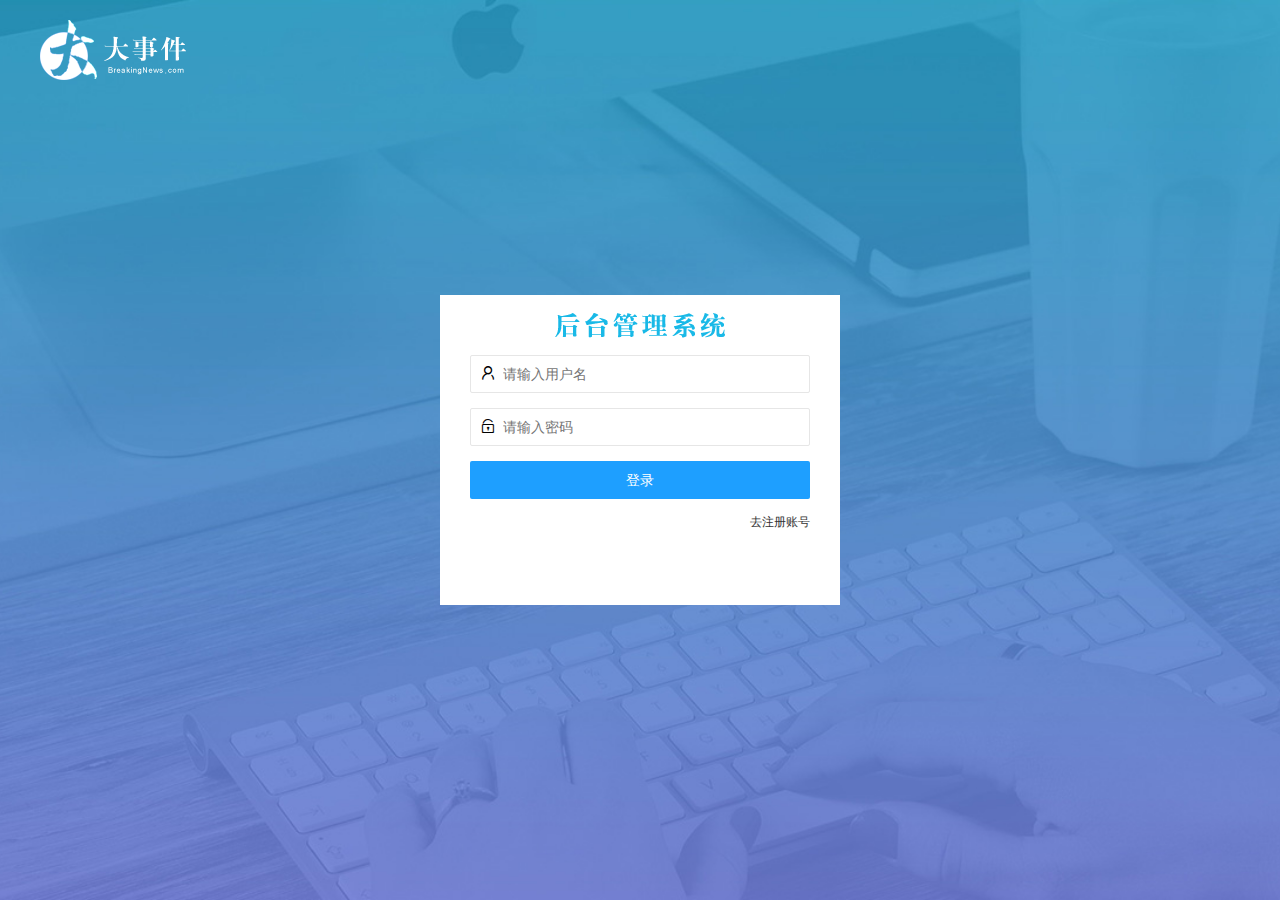
<file: login.html>
<!DOCTYPE html>
<html lang="en">

<head>
    <meta charset="UTF-8">
    <meta name="viewport" content="width=device-width, initial-scale=1.0">
    <title>大事件项目第一天02遍</title>
    <link rel="stylesheet" href="/assets/lib/layui/css/layui.css">
    <link rel="stylesheet" href="/assets/css/login.css">
</head>

<body>
    <div class="header">
        <img src="/assets/images/logo.png" alt="">
    </div>
    <div class="loginAndRegBox">
        <!-- 顶部标题 -->
        <div class="title-box"></div>
        <div class="login-box">
            <form class="layui-form" id="form-login">
                <div class="layui-form-item">
                    <i class="layui-icon layui-icon-username"></i>
                    <input type="text" name="username" required lay-verify="required" placeholder="请输入用户名" autocomplete="off" class="layui-input">
                </div>
                <div class="layui-form-item">
                    <i class="layui-icon layui-icon-password"></i>
                    <input type="password" name="password" required lay-verify="required|pwd" placeholder="请输入密码" autocomplete="off" class="layui-input">
                </div>
                <div class="layui-form-item">
                    <button class="layui-btn layui-btn-fluid layui-btn-normal" lay-submit>登录</button>
                </div>
                <div class="layui-form-item links">
                    <a href="javasscript:;" id="link_reg">去注册账号</a>
                </div>
            </form>
        </div>
        <div class="reg-box" style="display: none">
            <form class="layui-form" id="form-reg">
                <div class="layui-form-item">
                    <i class="layui-icon layui-icon-username"></i>
                    <input type="text" name="username" required lay-verify="required" placeholder="请输入用户名" autocomplete="off" class="layui-input">
                </div>
                <div class="layui-form-item">
                    <i class="layui-icon layui-icon-password"></i>
                    <input type="password" name="password" required lay-verify="required|pwd" placeholder="请输入密码" autocomplete="off" class="layui-input">
                </div>
                <div class="layui-form-item">
                    <i class="layui-icon layui-icon-password"></i>
                    <input type="password" name="repassword" required lay-verify="required|pwd|repwd" placeholder="请再次确认密码" autocomplete="off" class="layui-input">
                </div>
                <div class="layui-form-item">
                    <button class="layui-btn layui-btn-fluid layui-btn-normal" lay-submit>注册</button>
                </div>
                <div class="layui-form-item links">
                    <a href="javasscript:;" id="link_login">去登陆</a>
                </div>
            </form>
        </div>
    </div>

    <script src="/assets/lib/layui/layui.all.js"></script>
    <script src="/assets/lib/jquery.js"></script>
    <script src="/assets/js/baseAPI.js"></script>
    <script src="/assets/js/login.js"></script>
</body>

</html>
</file>
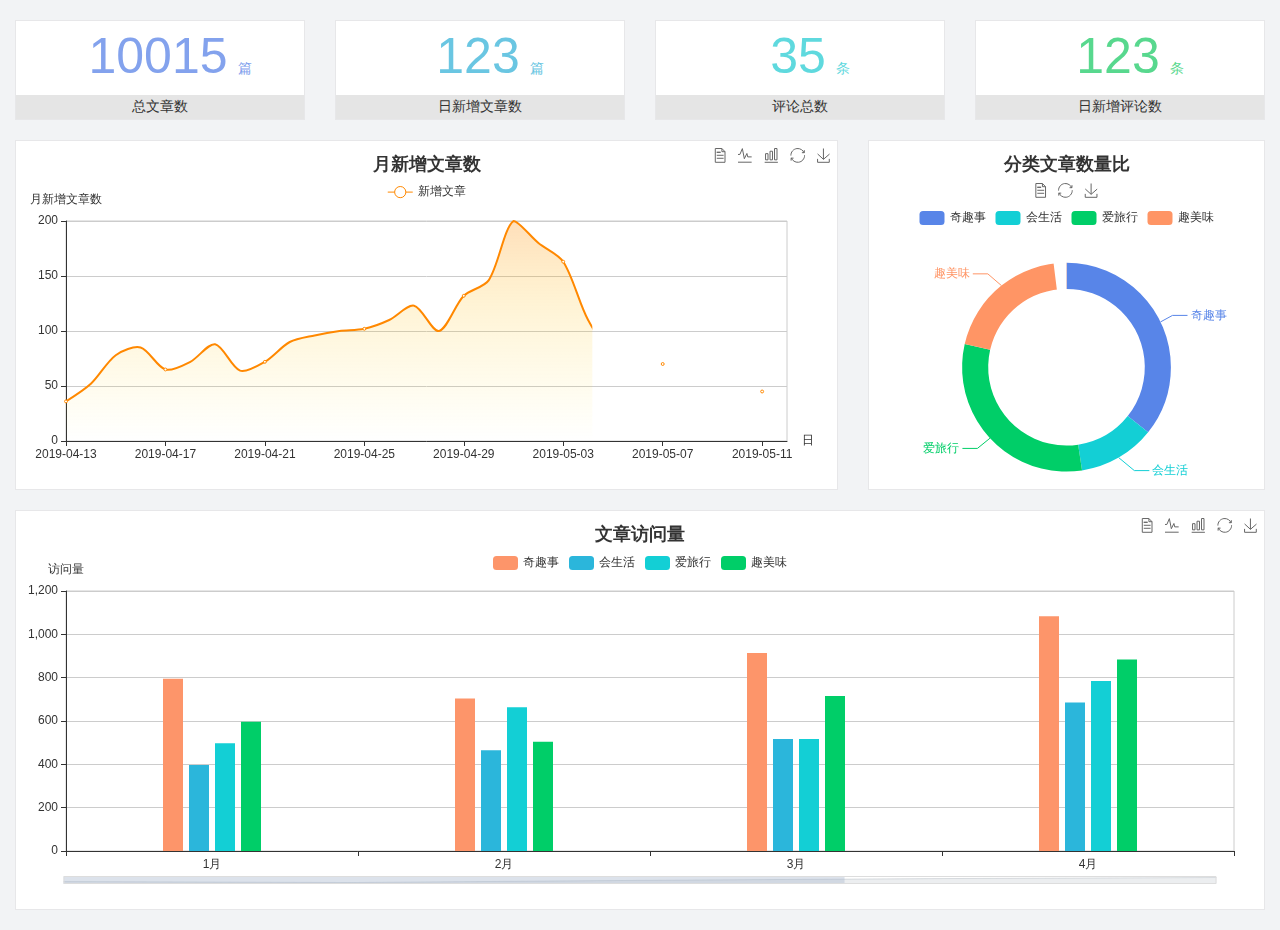
<file: home/dashboard.html>
<!DOCTYPE html>
<html lang="en">

<head>
  <meta charset="UTF-8">
  <meta name="viewport" content="width=device-width, initial-scale=1.0">
  <meta http-equiv="X-UA-Compatible" content="ie=edge">
  <title>图表统计</title>
  <link rel="stylesheet" href="../assets/lib/bootstrap.css" />
  <link rel="stylesheet" href="../assets/lib/main.css" />
  <script src="../assets/lib/jquery.js"></script>
  <script type="text/javascript" src="../assets/lib/echarts.min.js"></script>
</head>

<body>
  <div class="container-fluid">
    <div class="row spannel_list">
      <div class="col-sm-3 col-xs-6">
        <div class="spannel">
          <em>10015</em><span>篇</span>
          <b>总文章数</b>
        </div>
      </div>
      <div class="col-sm-3 col-xs-6">
        <div class="spannel scolor01">
          <em>123</em><span>篇</span>
          <b>日新增文章数</b>
        </div>
      </div>
      <div class="col-sm-3 col-xs-6">
        <div class="spannel scolor02">
          <em>35</em><span>条</span>
          <b>评论总数</b>
        </div>
      </div>
      <div class="col-sm-3 col-xs-6">
        <div class="spannel scolor03">
          <em>123</em><span>条</span>
          <b>日新增评论数</b>
        </div>
      </div>
    </div>
  </div>

  <div class="container-fluid">
    <div class="row curve-pie">
      <div class="col-lg-8 col-md-8">
        <div class="gragh_pannel" id="curve_show"></div>
      </div>
      <div class="col-lg-4 col-md-4">
        <div class="gragh_pannel" id="pie_show"></div>
      </div>
    </div>
  </div>

  <div class="container-fluid">
    <div class="column_pannel" id="column_show"></div>
  </div>

  <script>
    var oChart = echarts.init(document.getElementById('curve_show'));
    var aList_all = [
      { 'count': 36, 'date': '2019-04-13' },
      { 'count': 52, 'date': '2019-04-14' },
      { 'count': 78, 'date': '2019-04-15' },
      { 'count': 85, 'date': '2019-04-16' },
      { 'count': 65, 'date': '2019-04-17' },
      { 'count': 72, 'date': '2019-04-18' },
      { 'count': 88, 'date': '2019-04-19' },
      { 'count': 64, 'date': '2019-04-20' },
      { 'count': 72, 'date': '2019-04-21' },
      { 'count': 90, 'date': '2019-04-22' },
      { 'count': 96, 'date': '2019-04-23' },
      { 'count': 100, 'date': '2019-04-24' },
      { 'count': 102, 'date': '2019-04-25' },
      { 'count': 110, 'date': '2019-04-26' },
      { 'count': 123, 'date': '2019-04-27' },
      { 'count': 100, 'date': '2019-04-28' },
      { 'count': 132, 'date': '2019-04-29' },
      { 'count': 146, 'date': '2019-04-30' },
      { 'count': 200, 'date': '2019-05-01' },
      { 'count': 180, 'date': '2019-05-02' },
      { 'count': 163, 'date': '2019-05-03' },
      { 'count': 110, 'date': '2019-05-04' },
      { 'count': 80, 'date': '2019-05-05' },
      { 'count': 82, 'date': '2019-05-06' },
      { 'count': 70, 'date': '2019-05-07' },
      { 'count': 65, 'date': '2019-05-08' },
      { 'count': 54, 'date': '2019-05-09' },
      { 'count': 40, 'date': '2019-05-10' },
      { 'count': 45, 'date': '2019-05-11' },
      { 'count': 38, 'date': '2019-05-12' },
    ];

    let aCount = [];
    let aDate = [];

    for (var i = 0; i < aList_all.length; i++) {
      aCount.push(aList_all[i].count);
      aDate.push(aList_all[i].date);
    }

    var chartopt = {
      title: {
        text: '月新增文章数',
        left: 'center',
        top: '10'
      },
      tooltip: {
        trigger: 'axis'
      },
      legend: {
        data: ['新增文章'],
        top: '40'
      },
      toolbox: {
        show: true,
        feature: {
          mark: { show: true },
          dataView: { show: true, readOnly: false },
          magicType: { show: true, type: ['line', 'bar'] },
          restore: { show: true },
          saveAsImage: { show: true }
        }
      },
      calculable: true,
      xAxis: [
        {
          name: '日',
          type: 'category',
          boundaryGap: false,
          data: aDate
        }
      ],
      yAxis: [
        {
          name: '月新增文章数',
          type: 'value'
        }
      ],
      series: [
        {
          name: '新增文章',
          type: 'line',
          smooth: true,
          itemStyle: { normal: { areaStyle: { type: 'default' }, color: '#f80' }, lineStyle: { color: '#f80' } },
          data: aCount
        }],
      areaStyle: {
        normal: {
          color: new echarts.graphic.LinearGradient(0, 0, 0, 1, [{
            offset: 0,
            color: 'rgba(255,136,0,0.39)'
          }, {
            offset: .34,
            color: 'rgba(255,180,0,0.25)'
          }, {
            offset: 1,
            color: 'rgba(255,222,0,0.00)'
          }])

        }
      },
      grid: {
        show: true,
        x: 50,
        x2: 50,
        y: 80,
        height: 220
      }
    };

    oChart.setOption(chartopt);


    var oPie = echarts.init(document.getElementById('pie_show'));
    var oPieopt =
    {
      title: {
        top: 10,
        text: '分类文章数量比',
        x: 'center'
      },
      tooltip: {
        trigger: 'item',
        formatter: "{a} <br/>{b} : {c} ({d}%)"
      },
      color: ['#5885e8', '#13cfd5', '#00ce68', '#ff9565'],
      legend: {
        x: 'center',
        top: 65,
        data: ['奇趣事', '会生活', '爱旅行', '趣美味']
      },
      toolbox: {
        show: true,
        x: 'center',
        top: 35,
        feature: {
          mark: { show: true },
          dataView: { show: true, readOnly: false },
          magicType: {
            show: true,
            type: ['pie', 'funnel'],
            option: {
              funnel: {
                x: '25%',
                width: '50%',
                funnelAlign: 'left',
                max: 1548
              }
            }
          },
          restore: { show: true },
          saveAsImage: { show: true }
        }
      },
      calculable: true,
      series: [
        {
          name: '访问来源',
          type: 'pie',
          radius: ['45%', '60%'],
          center: ['50%', '65%'],
          data: [
            { value: 300, name: '奇趣事' },
            { value: 100, name: '会生活' },
            { value: 260, name: '爱旅行' },
            { value: 180, name: '趣美味' }
          ]
        }
      ]
    };
    oPie.setOption(oPieopt);



    var oColumn = this.echarts.init(document.getElementById('column_show'));
    var oColumnopt =
    {
      title: {
        text: '文章访问量',
        left: 'center',
        top: '10'
      },
      tooltip: {
        trigger: 'axis'
      },
      legend: {
        data: ['奇趣事', '会生活', '爱旅行', '趣美味'],
        top: '40'
      },
      toolbox: {
        show: true,
        feature: {
          mark: { show: true },
          dataView: { show: true, readOnly: false },
          magicType: { show: true, type: ['line', 'bar'] },
          restore: { show: true },
          saveAsImage: { show: true }
        }
      },
      calculable: true,
      xAxis: [
        {
          type: 'category',
          data: ['1月', '2月', '3月', '4月', '5月']
        }
      ],
      yAxis: [
        {
          name: '访问量',
          type: 'value'
        }
      ],
      series: [
        {
          name: '奇趣事',
          type: 'bar',
          barWidth: 20,
          itemStyle: {
            normal: { areaStyle: { type: 'default' }, color: '#fd956a' }
          },
          data: [800, 708, 920, 1090, 1200]
        },
        {
          name: '会生活',
          type: 'bar',
          barWidth: 20,
          itemStyle: {
            normal: { areaStyle: { type: 'default' }, color: '#2bb6db' }
          },
          data: [400, 468, 520, 690, 800]
        },
        {
          name: '爱旅行',
          type: 'bar',
          barWidth: 20,
          itemStyle: {
            normal: { areaStyle: { type: 'default' }, color: '#13cfd5' }
          },
          data: [500, 668, 520, 790, 900]
        },
        {
          name: '趣美味',
          type: 'bar',
          barWidth: 20,
          itemStyle: {
            normal: { areaStyle: { type: 'default' }, color: '#00ce68' }
          },
          data: [600, 508, 720, 890, 1000]
        }
      ],
      grid: {
        show: true,
        x: 50,
        x2: 30,
        y: 80,
        height: 260
      },
      dataZoom: [//给x轴设置滚动条
        {
          start: 0,//默认为0
          end: 100 - 1000 / 31,//默认为100
          type: 'slider',
          show: true,
          xAxisIndex: [0],
          handleSize: 0,//滑动条的 左右2个滑动条的大小
          height: 8,//组件高度
          left: 45, //左边的距离
          right: 50,//右边的距离
          bottom: 26,//右边的距离
          handleColor: '#ddd',//h滑动图标的颜色
          handleStyle: {
            borderColor: "#cacaca",
            borderWidth: "1",
            shadowBlur: 2,
            background: "#ddd",
            shadowColor: "#ddd",
          }
        }]
    };
    oColumn.setOption(oColumnopt);
  </script>
</body>

</html>
</file>
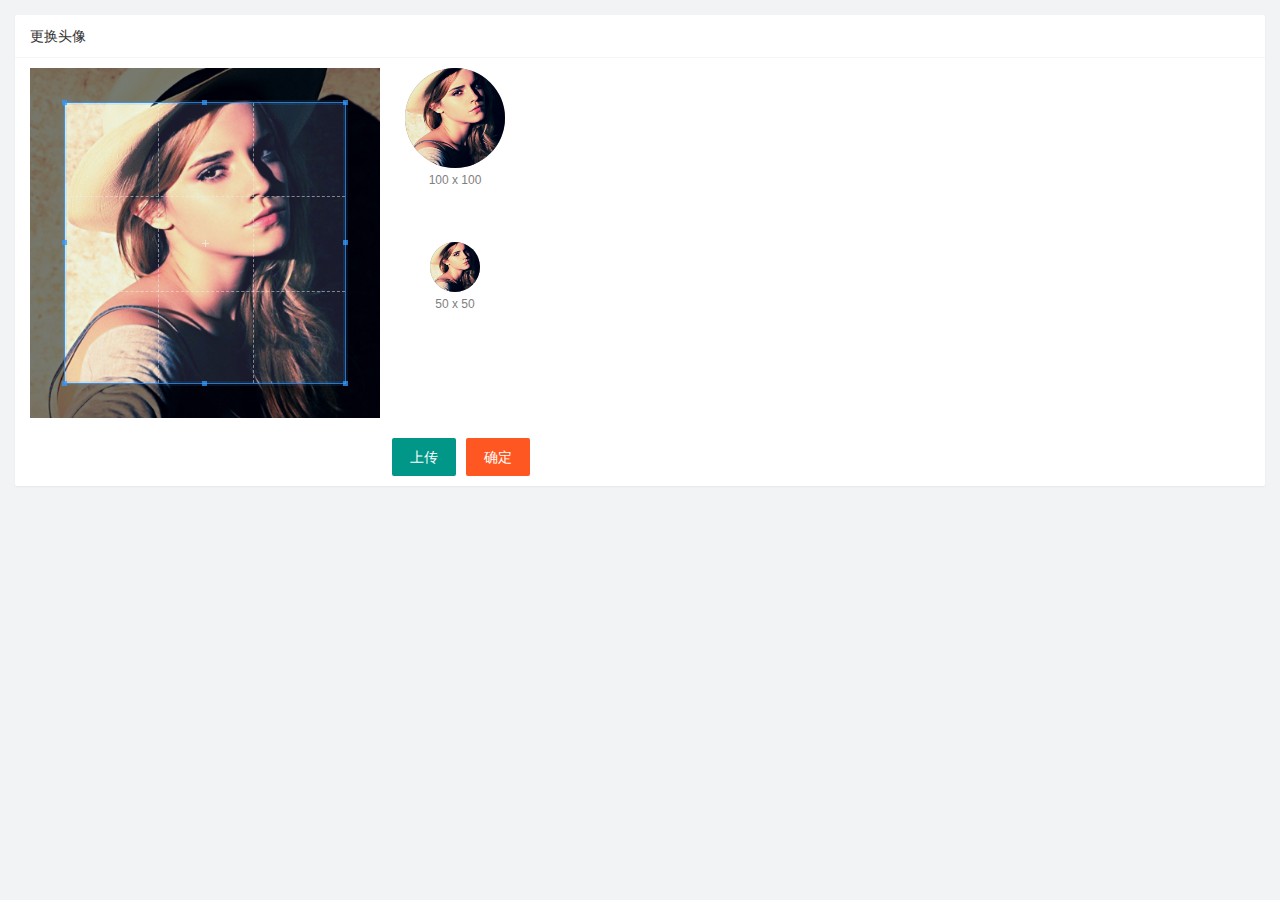
<file: user/user_avatar.html>
<!DOCTYPE html>
<html lang="en">

<head>
    <meta charset="UTF-8">
    <meta name="viewport" content="width=device-width, initial-scale=1.0">
    <title>Document</title>
    <link rel="stylesheet" href="/assets/lib/layui/css/layui.css">
    <link rel="stylesheet" href="/assets/lib/cropper/cropper.css" />
    <link rel="stylesheet" href="/assets/css/user/user_avatar.css">
</head>

<body>
    <div class="layui-card">
        <div class="layui-card-header">更换头像</div>
        <div class="layui-card-body">
            <!-- 第一行的图片裁剪和预览区域 -->
            <div class="row1">
                <!-- 图片裁剪区域 -->
                <div class="cropper-box">
                    <!-- 这个 img 标签很重要，将来会把它初始化为裁剪区域 -->
                    <img id="image" src="/assets/images/sample.jpg" />
                </div>
                <!-- 图片的预览区域 -->
                <div class="preview-box">
                    <div>
                        <!-- 宽高为 100px 的预览区域 -->
                        <div class="img-preview w100"></div>
                        <p class="size">100 x 100</p>
                    </div>
                    <div>
                        <!-- 宽高为 50px 的预览区域 -->
                        <div class="img-preview w50"></div>
                        <p class="size">50 x 50</p>
                    </div>
                </div>
            </div>

            <!-- 第二行的按钮区域 -->
            <div class="row2">
                <input type="file" id="file" accept="image/png,image/jpeg">
                <button id="btnChooseImage" type="button" class="layui-btn">上传</button>
                <button id="btnUpload" type="button" class="layui-btn layui-btn-danger">确定</button>
            </div>
        </div>
    </div>


    <script src="/assets/lib/layui/layui.all.js"></script>
    <script src="/assets/lib/jquery.js"></script>
    <script src="/assets/lib/cropper/Cropper.js"></script>
    <script src="/assets/lib/cropper/jquery-cropper.js"></script>
    <script src="/assets/js/baseAPI.js"></script>
    <script src="/assets/js/user/user_avatar.js"></script>
</body>

</html>
</file>
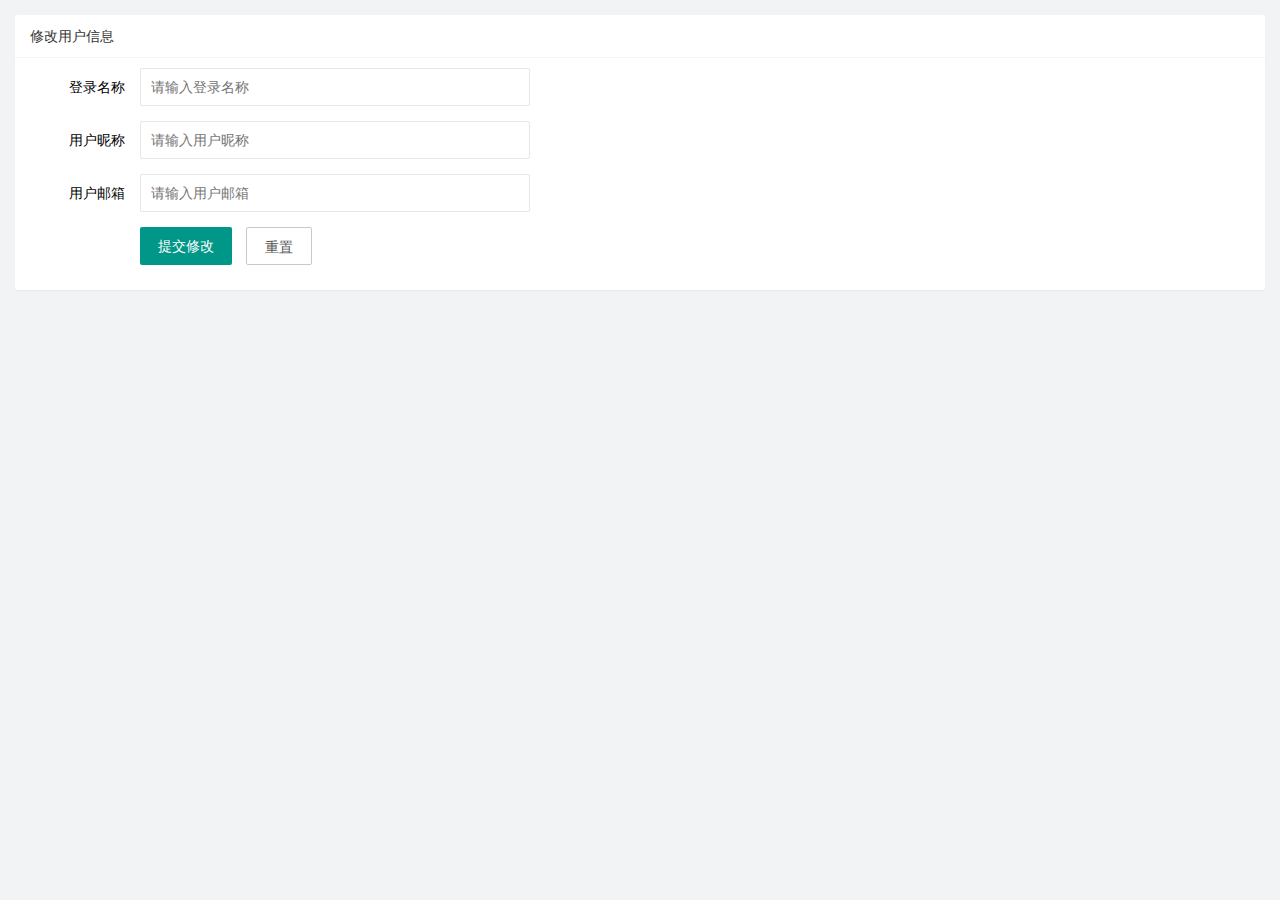
<file: user/user_info.html>
<!DOCTYPE html>
<html lang="en">

<head>
    <meta charset="UTF-8">
    <meta name="viewport" content="width=device-width, initial-scale=1.0">
    <title>Document</title>
    <link rel="stylesheet" href="/assets/lib/layui/css/layui.css">
    <link rel="stylesheet" href="/assets/css/user/user_info.css">
</head>

<body>
    <div class="layui-card">
        <div class="layui-card-header">修改用户信息</div>
        <div class="layui-card-body">
            <form class="layui-form" lay-filter="formUserInfo">
                <input type="hidden" name="id">
                <div class="layui-form-item">
                    <label class="layui-form-label">登录名称</label>
                    <div class="layui-input-block">
                        <input type="text" name="username" readonly required lay-verify="required" placeholder="请输入登录名称" autocomplete="off" class="layui-input">
                    </div>
                </div>
                <div class="layui-form-item">
                    <label class="layui-form-label">用户昵称</label>
                    <div class="layui-input-block">
                        <input type="text" name="nickname" required lay-verify="required|nickname" placeholder="请输入用户昵称" autocomplete="off" class="layui-input">
                    </div>
                </div>
                <div class="layui-form-item">
                    <label class="layui-form-label">用户邮箱</label>
                    <div class="layui-input-block">
                        <input type="text" name="email" required lay-verify="required|email" placeholder="请输入用户邮箱" autocomplete="off" class="layui-input">
                    </div>
                </div>
                <div class="layui-form-item">
                    <div class="layui-input-block">
                        <button class="layui-btn" lay-submit lay-filter="formDemo">提交修改</button>
                        <button id="btnReset" type="reset" class="layui-btn layui-btn-primary">重置</button>
                    </div>
                </div>
            </form>
        </div>
    </div>

    <script src="/assets/lib/layui/layui.all.js"></script>
    <script src="/assets/lib/jquery.js"></script>
    <script src="/assets/js/baseAPI.js"></script>
    <script src="/assets/js/user/user_info.js"></script>
</body>

</html>
</file>
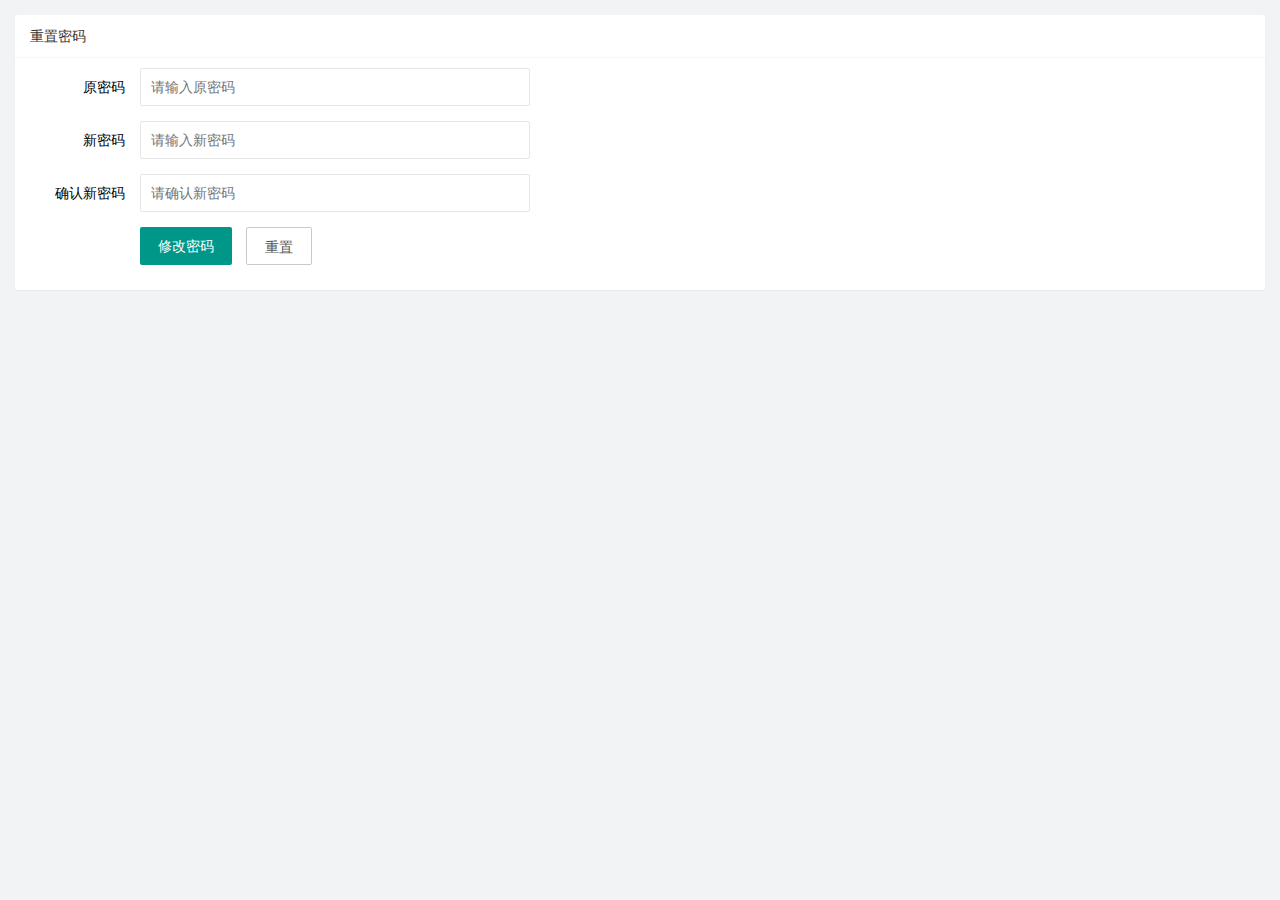
<file: user/user_pwd.html>
<!DOCTYPE html>
<html lang="en">

<head>
    <meta charset="UTF-8">
    <meta name="viewport" content="width=device-width, initial-scale=1.0">
    <title>Document</title>
    <link rel="stylesheet" href="/assets/lib/layui/css/layui.css">
    <link rel="stylesheet" href="/assets/css/user/user_pwd.css">
</head>

<body>
    <div class="layui-card">
        <div class="layui-card-header">重置密码</div>
        <div class="layui-card-body">
            <form class="layui-form">
                <div class="layui-form-item">
                    <label class="layui-form-label">原密码</label>
                    <div class="layui-input-block">
                        <input type="password" name="oldPwd" required lay-verify="required|pwd" placeholder="请输入原密码" autocomplete="off" class="layui-input">
                    </div>
                </div>
                <div class="layui-form-item">
                    <label class="layui-form-label">新密码</label>
                    <div class="layui-input-block">
                        <input type="password" name="newPwd" required lay-verify="required|pwd|samePwd" placeholder="请输入新密码" autocomplete="off" class="layui-input">
                    </div>
                </div>
                <div class="layui-form-item">
                    <label class="layui-form-label">确认新密码</label>
                    <div class="layui-input-block">
                        <input type="password" name="rePwd" required lay-verify="required|pwd|rePwd" placeholder="请确认新密码" autocomplete="off" class="layui-input">
                    </div>
                </div>
                <div class="layui-form-item">
                    <div class="layui-input-block">
                        <button class="layui-btn" lay-submit lay-filter="formDemo">修改密码</button>
                        <button type="reset" class="layui-btn layui-btn-primary">重置</button>
                    </div>
                </div>
            </form>
        </div>
    </div>

    <script src="/assets/lib/layui/layui.all.js"></script>
    <script src="/assets/lib/jquery.js"></script>
    <script src="/assets/js/baseAPI.js"></script>
    <script src="/assets/js/user/user_pwd.js"></script>
</body>

</html>
</file>
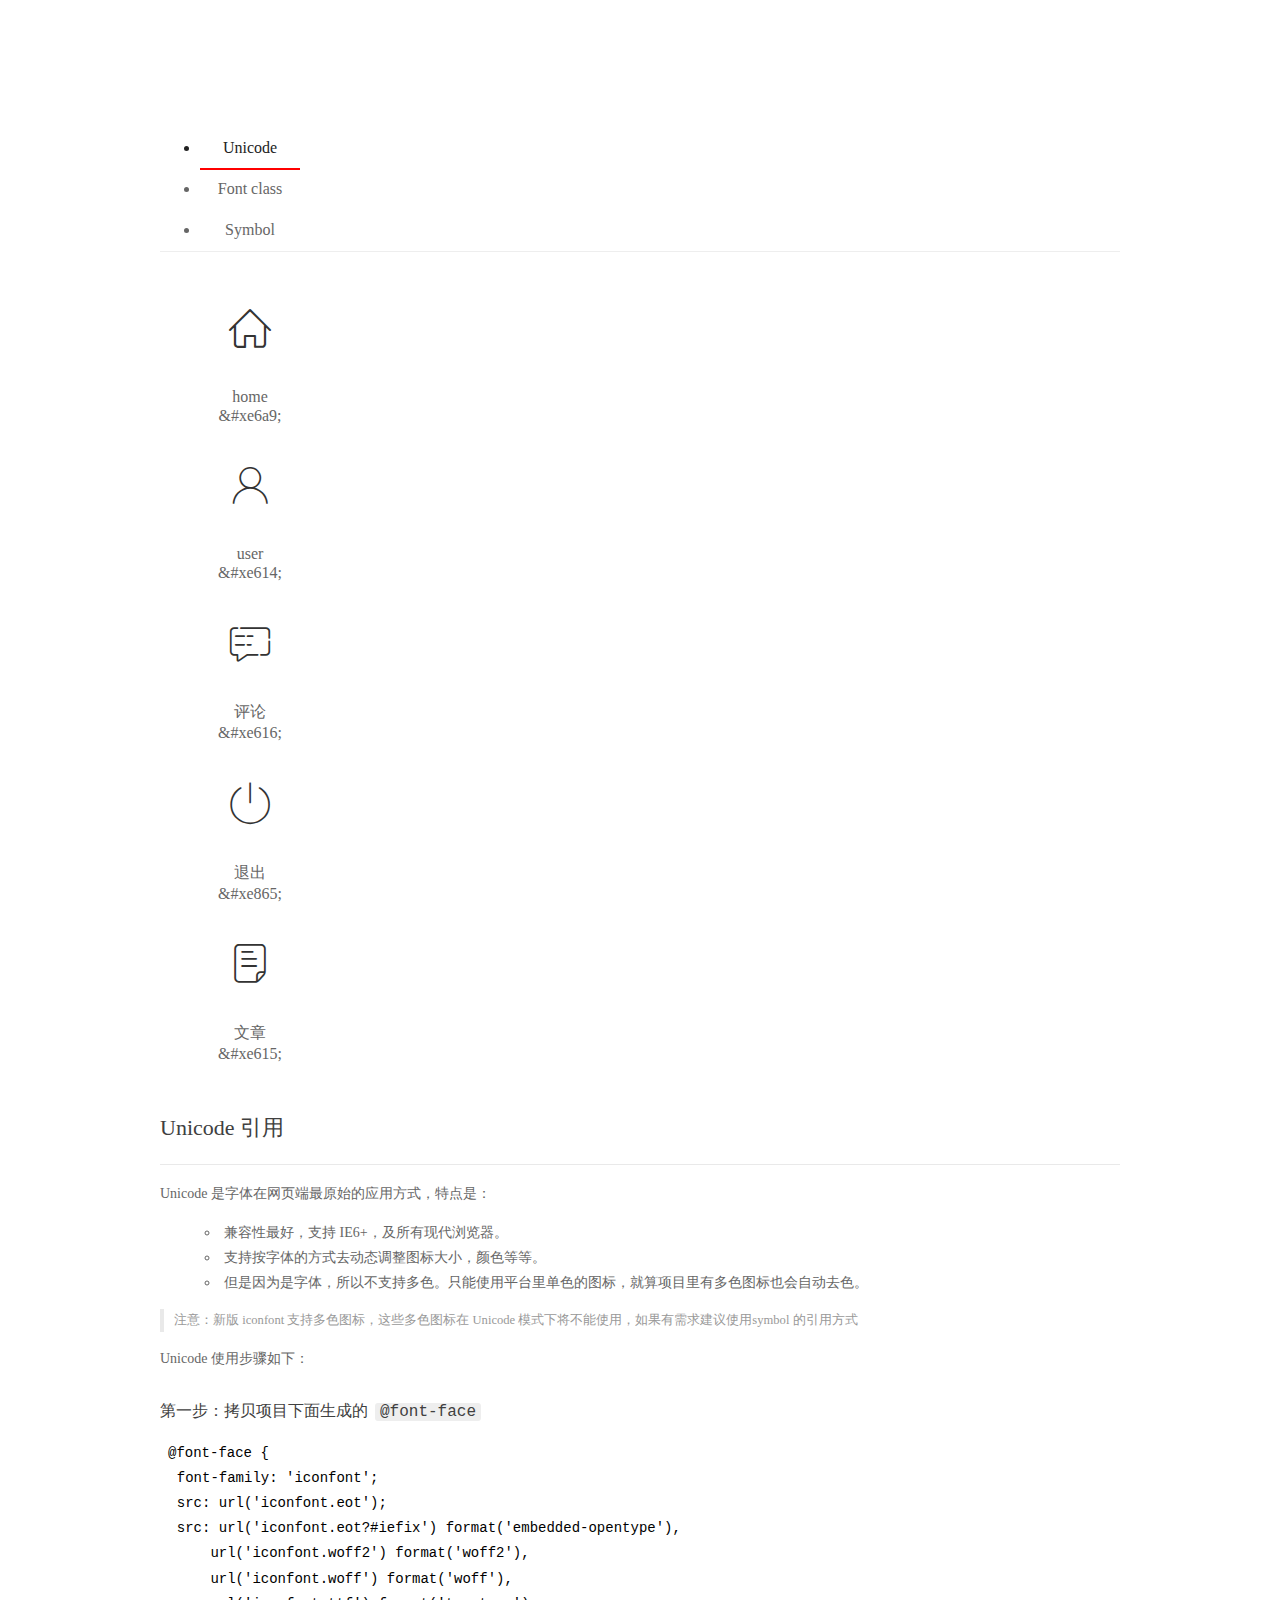
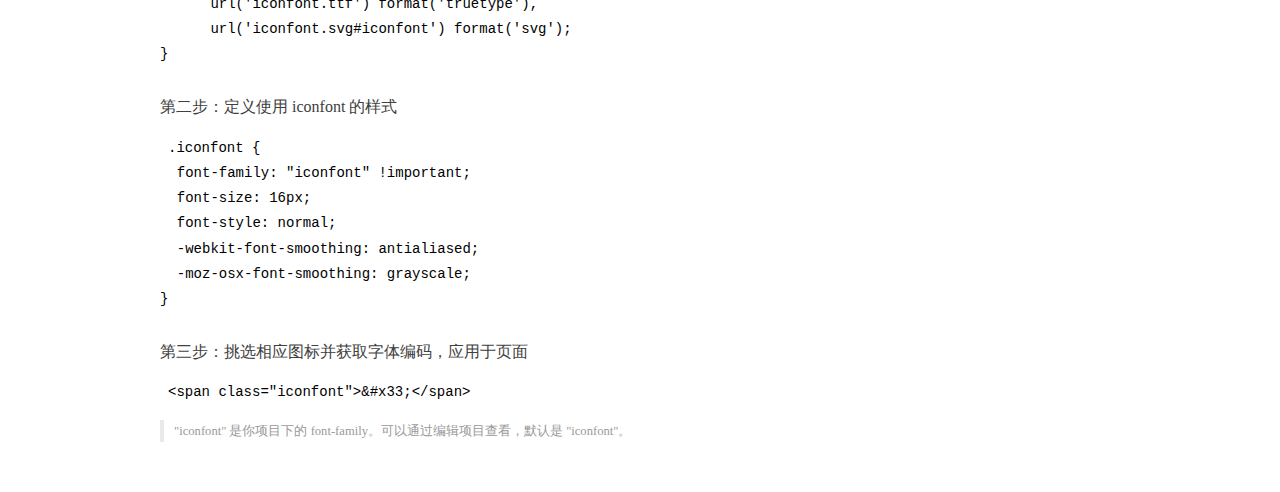
<file: assets/fonts/demo_index.html>
<!DOCTYPE html>
<html>
<head>
  <meta charset="utf-8"/>
  <title>IconFont Demo</title>
  <link rel="shortcut icon" href="https://gtms04.alicdn.com/tps/i4/TB1_oz6GVXXXXaFXpXXJDFnIXXX-64-64.ico" type="image/x-icon"/>
  <link rel="stylesheet" href="https://g.alicdn.com/thx/cube/1.3.2/cube.min.css">
  <link rel="stylesheet" href="demo.css">
  <link rel="stylesheet" href="iconfont.css">
  <script src="iconfont.js"></script>
  <!-- jQuery -->
  <script src="https://a1.alicdn.com/oss/uploads/2018/12/26/7bfddb60-08e8-11e9-9b04-53e73bb6408b.js"></script>
  <!-- 代码高亮 -->
  <script src="https://a1.alicdn.com/oss/uploads/2018/12/26/a3f714d0-08e6-11e9-8a15-ebf944d7534c.js"></script>
</head>
<body>
  <div class="main">
    <h1 class="logo"><a href="https://www.iconfont.cn/" title="iconfont 首页" target="_blank">&#xe86b;</a></h1>
    <div class="nav-tabs">
      <ul id="tabs" class="dib-box">
        <li class="dib active"><span>Unicode</span></li>
        <li class="dib"><span>Font class</span></li>
        <li class="dib"><span>Symbol</span></li>
      </ul>
      
    </div>
    <div class="tab-container">
      <div class="content unicode" style="display: block;">
          <ul class="icon_lists dib-box">
          
            <li class="dib">
              <span class="icon iconfont">&#xe6a9;</span>
                <div class="name">home</div>
                <div class="code-name">&amp;#xe6a9;</div>
              </li>
          
            <li class="dib">
              <span class="icon iconfont">&#xe614;</span>
                <div class="name">user</div>
                <div class="code-name">&amp;#xe614;</div>
              </li>
          
            <li class="dib">
              <span class="icon iconfont">&#xe616;</span>
                <div class="name">评论</div>
                <div class="code-name">&amp;#xe616;</div>
              </li>
          
            <li class="dib">
              <span class="icon iconfont">&#xe865;</span>
                <div class="name">退出</div>
                <div class="code-name">&amp;#xe865;</div>
              </li>
          
            <li class="dib">
              <span class="icon iconfont">&#xe615;</span>
                <div class="name">文章</div>
                <div class="code-name">&amp;#xe615;</div>
              </li>
          
          </ul>
          <div class="article markdown">
          <h2 id="unicode-">Unicode 引用</h2>
          <hr>

          <p>Unicode 是字体在网页端最原始的应用方式，特点是：</p>
          <ul>
            <li>兼容性最好，支持 IE6+，及所有现代浏览器。</li>
            <li>支持按字体的方式去动态调整图标大小，颜色等等。</li>
            <li>但是因为是字体，所以不支持多色。只能使用平台里单色的图标，就算项目里有多色图标也会自动去色。</li>
          </ul>
          <blockquote>
            <p>注意：新版 iconfont 支持多色图标，这些多色图标在 Unicode 模式下将不能使用，如果有需求建议使用symbol 的引用方式</p>
          </blockquote>
          <p>Unicode 使用步骤如下：</p>
          <h3 id="-font-face">第一步：拷贝项目下面生成的 <code>@font-face</code></h3>
<pre><code class="language-css"
>@font-face {
  font-family: 'iconfont';
  src: url('iconfont.eot');
  src: url('iconfont.eot?#iefix') format('embedded-opentype'),
      url('iconfont.woff2') format('woff2'),
      url('iconfont.woff') format('woff'),
      url('iconfont.ttf') format('truetype'),
      url('iconfont.svg#iconfont') format('svg');
}
</code></pre>
          <h3 id="-iconfont-">第二步：定义使用 iconfont 的样式</h3>
<pre><code class="language-css"
>.iconfont {
  font-family: "iconfont" !important;
  font-size: 16px;
  font-style: normal;
  -webkit-font-smoothing: antialiased;
  -moz-osx-font-smoothing: grayscale;
}
</code></pre>
          <h3 id="-">第三步：挑选相应图标并获取字体编码，应用于页面</h3>
<pre>
<code class="language-html"
>&lt;span class="iconfont"&gt;&amp;#x33;&lt;/span&gt;
</code></pre>
          <blockquote>
            <p>"iconfont" 是你项目下的 font-family。可以通过编辑项目查看，默认是 "iconfont"。</p>
          </blockquote>
          </div>
      </div>
      <div class="content font-class">
        <ul class="icon_lists dib-box">
          
          <li class="dib">
            <span class="icon iconfont icon-home"></span>
            <div class="name">
              home
            </div>
            <div class="code-name">.icon-home
            </div>
          </li>
          
          <li class="dib">
            <span class="icon iconfont icon-user"></span>
            <div class="name">
              user
            </div>
            <div class="code-name">.icon-user
            </div>
          </li>
          
          <li class="dib">
            <span class="icon iconfont icon-pinglun"></span>
            <div class="name">
              评论
            </div>
            <div class="code-name">.icon-pinglun
            </div>
          </li>
          
          <li class="dib">
            <span class="icon iconfont icon-tuichu"></span>
            <div class="name">
              退出
            </div>
            <div class="code-name">.icon-tuichu
            </div>
          </li>
          
          <li class="dib">
            <span class="icon iconfont icon-16"></span>
            <div class="name">
              文章
            </div>
            <div class="code-name">.icon-16
            </div>
          </li>
          
        </ul>
        <div class="article markdown">
        <h2 id="font-class-">font-class 引用</h2>
        <hr>

        <p>font-class 是 Unicode 使用方式的一种变种，主要是解决 Unicode 书写不直观，语意不明确的问题。</p>
        <p>与 Unicode 使用方式相比，具有如下特点：</p>
        <ul>
          <li>兼容性良好，支持 IE8+，及所有现代浏览器。</li>
          <li>相比于 Unicode 语意明确，书写更直观。可以很容易分辨这个 icon 是什么。</li>
          <li>因为使用 class 来定义图标，所以当要替换图标时，只需要修改 class 里面的 Unicode 引用。</li>
          <li>不过因为本质上还是使用的字体，所以多色图标还是不支持的。</li>
        </ul>
        <p>使用步骤如下：</p>
        <h3 id="-fontclass-">第一步：引入项目下面生成的 fontclass 代码：</h3>
<pre><code class="language-html">&lt;link rel="stylesheet" href="./iconfont.css"&gt;
</code></pre>
        <h3 id="-">第二步：挑选相应图标并获取类名，应用于页面：</h3>
<pre><code class="language-html">&lt;span class="iconfont icon-xxx"&gt;&lt;/span&gt;
</code></pre>
        <blockquote>
          <p>"
            iconfont" 是你项目下的 font-family。可以通过编辑项目查看，默认是 "iconfont"。</p>
        </blockquote>
      </div>
      </div>
      <div class="content symbol">
          <ul class="icon_lists dib-box">
          
            <li class="dib">
                <svg class="icon svg-icon" aria-hidden="true">
                  <use xlink:href="#icon-home"></use>
                </svg>
                <div class="name">home</div>
                <div class="code-name">#icon-home</div>
            </li>
          
            <li class="dib">
                <svg class="icon svg-icon" aria-hidden="true">
                  <use xlink:href="#icon-user"></use>
                </svg>
                <div class="name">user</div>
                <div class="code-name">#icon-user</div>
            </li>
          
            <li class="dib">
                <svg class="icon svg-icon" aria-hidden="true">
                  <use xlink:href="#icon-pinglun"></use>
                </svg>
                <div class="name">评论</div>
                <div class="code-name">#icon-pinglun</div>
            </li>
          
            <li class="dib">
                <svg class="icon svg-icon" aria-hidden="true">
                  <use xlink:href="#icon-tuichu"></use>
                </svg>
                <div class="name">退出</div>
                <div class="code-name">#icon-tuichu</div>
            </li>
          
            <li class="dib">
                <svg class="icon svg-icon" aria-hidden="true">
                  <use xlink:href="#icon-16"></use>
                </svg>
                <div class="name">文章</div>
                <div class="code-name">#icon-16</div>
            </li>
          
          </ul>
          <div class="article markdown">
          <h2 id="symbol-">Symbol 引用</h2>
          <hr>

          <p>这是一种全新的使用方式，应该说这才是未来的主流，也是平台目前推荐的用法。相关介绍可以参考这篇<a href="">文章</a>
            这种用法其实是做了一个 SVG 的集合，与另外两种相比具有如下特点：</p>
          <ul>
            <li>支持多色图标了，不再受单色限制。</li>
            <li>通过一些技巧，支持像字体那样，通过 <code>font-size</code>, <code>color</code> 来调整样式。</li>
            <li>兼容性较差，支持 IE9+，及现代浏览器。</li>
            <li>浏览器渲染 SVG 的性能一般，还不如 png。</li>
          </ul>
          <p>使用步骤如下：</p>
          <h3 id="-symbol-">第一步：引入项目下面生成的 symbol 代码：</h3>
<pre><code class="language-html">&lt;script src="./iconfont.js"&gt;&lt;/script&gt;
</code></pre>
          <h3 id="-css-">第二步：加入通用 CSS 代码（引入一次就行）：</h3>
<pre><code class="language-html">&lt;style&gt;
.icon {
  width: 1em;
  height: 1em;
  vertical-align: -0.15em;
  fill: currentColor;
  overflow: hidden;
}
&lt;/style&gt;
</code></pre>
          <h3 id="-">第三步：挑选相应图标并获取类名，应用于页面：</h3>
<pre><code class="language-html">&lt;svg class="icon" aria-hidden="true"&gt;
  &lt;use xlink:href="#icon-xxx"&gt;&lt;/use&gt;
&lt;/svg&gt;
</code></pre>
          </div>
      </div>

    </div>
  </div>
  <script>
  $(document).ready(function () {
      $('.tab-container .content:first').show()

      $('#tabs li').click(function (e) {
        var tabContent = $('.tab-container .content')
        var index = $(this).index()

        if ($(this).hasClass('active')) {
          return
        } else {
          $('#tabs li').removeClass('active')
          $(this).addClass('active')

          tabContent.hide().eq(index).fadeIn()
        }
      })
    })
  </script>
</body>
</html>
</file>
<file: assets/lib/layui/css/layui.css>
/** layui-v2.5.5 MIT License By https://www.layui.com */
 .layui-inline,img{display:inline-block;vertical-align:middle}h1,h2,h3,h4,h5,h6{font-weight:400}.layui-edge,.layui-header,.layui-inline,.layui-main{position:relative}.layui-body,.layui-edge,.layui-elip{overflow:hidden}.layui-btn,.layui-edge,.layui-inline,img{vertical-align:middle}.layui-btn,.layui-disabled,.layui-icon,.layui-unselect{-moz-user-select:none;-webkit-user-select:none;-ms-user-select:none}.layui-elip,.layui-form-checkbox span,.layui-form-pane .layui-form-label{text-overflow:ellipsis;white-space:nowrap}.layui-breadcrumb,.layui-tree-btnGroup{visibility:hidden}blockquote,body,button,dd,div,dl,dt,form,h1,h2,h3,h4,h5,h6,input,li,ol,p,pre,td,textarea,th,ul{margin:0;padding:0;-webkit-tap-highlight-color:rgba(0,0,0,0)}a:active,a:hover{outline:0}img{border:none}li{list-style:none}table{border-collapse:collapse;border-spacing:0}h4,h5,h6{font-size:100%}button,input,optgroup,option,select,textarea{font-family:inherit;font-size:inherit;font-style:inherit;font-weight:inherit;outline:0}pre{white-space:pre-wrap;white-space:-moz-pre-wrap;white-space:-pre-wrap;white-space:-o-pre-wrap;word-wrap:break-word}body{line-height:24px;font:14px Helvetica Neue,Helvetica,PingFang SC,Tahoma,Arial,sans-serif}hr{height:1px;margin:10px 0;border:0;clear:both}a{color:#333;text-decoration:none}a:hover{color:#777}a cite{font-style:normal;*cursor:pointer}.layui-border-box,.layui-border-box *{box-sizing:border-box}.layui-box,.layui-box *{box-sizing:content-box}.layui-clear{clear:both;*zoom:1}.layui-clear:after{content:'\20';clear:both;*zoom:1;display:block;height:0}.layui-inline{*display:inline;*zoom:1}.layui-edge{display:inline-block;width:0;height:0;border-width:6px;border-style:dashed;border-color:transparent}.layui-edge-top{top:-4px;border-bottom-color:#999;border-bottom-style:solid}.layui-edge-right{border-left-color:#999;border-left-style:solid}.layui-edge-bottom{top:2px;border-top-color:#999;border-top-style:solid}.layui-edge-left{border-right-color:#999;border-right-style:solid}.layui-disabled,.layui-disabled:hover{color:#d2d2d2!important;cursor:not-allowed!important}.layui-circle{border-radius:100%}.layui-show{display:block!important}.layui-hide{display:none!important}@font-face{font-family:layui-icon;src:url(../font/iconfont.eot?v=250);src:url(../font/iconfont.eot?v=250#iefix) format('embedded-opentype'),url(../font/iconfont.woff2?v=250) format('woff2'),url(../font/iconfont.woff?v=250) format('woff'),url(../font/iconfont.ttf?v=250) format('truetype'),url(../font/iconfont.svg?v=250#layui-icon) format('svg')}.layui-icon{font-family:layui-icon!important;font-size:16px;font-style:normal;-webkit-font-smoothing:antialiased;-moz-osx-font-smoothing:grayscale}.layui-icon-reply-fill:before{content:"\e611"}.layui-icon-set-fill:before{content:"\e614"}.layui-icon-menu-fill:before{content:"\e60f"}.layui-icon-search:before{content:"\e615"}.layui-icon-share:before{content:"\e641"}.layui-icon-set-sm:before{content:"\e620"}.layui-icon-engine:before{content:"\e628"}.layui-icon-close:before{content:"\1006"}.layui-icon-close-fill:before{content:"\1007"}.layui-icon-chart-screen:before{content:"\e629"}.layui-icon-star:before{content:"\e600"}.layui-icon-circle-dot:before{content:"\e617"}.layui-icon-chat:before{content:"\e606"}.layui-icon-release:before{content:"\e609"}.layui-icon-list:before{content:"\e60a"}.layui-icon-chart:before{content:"\e62c"}.layui-icon-ok-circle:before{content:"\1005"}.layui-icon-layim-theme:before{content:"\e61b"}.layui-icon-table:before{content:"\e62d"}.layui-icon-right:before{content:"\e602"}.layui-icon-left:before{content:"\e603"}.layui-icon-cart-simple:before{content:"\e698"}.layui-icon-face-cry:before{content:"\e69c"}.layui-icon-face-smile:before{content:"\e6af"}.layui-icon-survey:before{content:"\e6b2"}.layui-icon-tree:before{content:"\e62e"}.layui-icon-upload-circle:before{content:"\e62f"}.layui-icon-add-circle:before{content:"\e61f"}.layui-icon-download-circle:before{content:"\e601"}.layui-icon-templeate-1:before{content:"\e630"}.layui-icon-util:before{content:"\e631"}.layui-icon-face-surprised:before{content:"\e664"}.layui-icon-edit:before{content:"\e642"}.layui-icon-speaker:before{content:"\e645"}.layui-icon-down:before{content:"\e61a"}.layui-icon-file:before{content:"\e621"}.layui-icon-layouts:before{content:"\e632"}.layui-icon-rate-half:before{content:"\e6c9"}.layui-icon-add-circle-fine:before{content:"\e608"}.layui-icon-prev-circle:before{content:"\e633"}.layui-icon-read:before{content:"\e705"}.layui-icon-404:before{content:"\e61c"}.layui-icon-carousel:before{content:"\e634"}.layui-icon-help:before{content:"\e607"}.layui-icon-code-circle:before{content:"\e635"}.layui-icon-water:before{content:"\e636"}.layui-icon-username:before{content:"\e66f"}.layui-icon-find-fill:before{content:"\e670"}.layui-icon-about:before{content:"\e60b"}.layui-icon-location:before{content:"\e715"}.layui-icon-up:before{content:"\e619"}.layui-icon-pause:before{content:"\e651"}.layui-icon-date:before{content:"\e637"}.layui-icon-layim-uploadfile:before{content:"\e61d"}.layui-icon-delete:before{content:"\e640"}.layui-icon-play:before{content:"\e652"}.layui-icon-top:before{content:"\e604"}.layui-icon-friends:before{content:"\e612"}.layui-icon-refresh-3:before{content:"\e9aa"}.layui-icon-ok:before{content:"\e605"}.layui-icon-layer:before{content:"\e638"}.layui-icon-face-smile-fine:before{content:"\e60c"}.layui-icon-dollar:before{content:"\e659"}.layui-icon-group:before{content:"\e613"}.layui-icon-layim-download:before{content:"\e61e"}.layui-icon-picture-fine:before{content:"\e60d"}.layui-icon-link:before{content:"\e64c"}.layui-icon-diamond:before{content:"\e735"}.layui-icon-log:before{content:"\e60e"}.layui-icon-rate-solid:before{content:"\e67a"}.layui-icon-fonts-del:before{content:"\e64f"}.layui-icon-unlink:before{content:"\e64d"}.layui-icon-fonts-clear:before{content:"\e639"}.layui-icon-triangle-r:before{content:"\e623"}.layui-icon-circle:before{content:"\e63f"}.layui-icon-radio:before{content:"\e643"}.layui-icon-align-center:before{content:"\e647"}.layui-icon-align-right:before{content:"\e648"}.layui-icon-align-left:before{content:"\e649"}.layui-icon-loading-1:before{content:"\e63e"}.layui-icon-return:before{content:"\e65c"}.layui-icon-fonts-strong:before{content:"\e62b"}.layui-icon-upload:before{content:"\e67c"}.layui-icon-dialogue:before{content:"\e63a"}.layui-icon-video:before{content:"\e6ed"}.layui-icon-headset:before{content:"\e6fc"}.layui-icon-cellphone-fine:before{content:"\e63b"}.layui-icon-add-1:before{content:"\e654"}.layui-icon-face-smile-b:before{content:"\e650"}.layui-icon-fonts-html:before{content:"\e64b"}.layui-icon-form:before{content:"\e63c"}.layui-icon-cart:before{content:"\e657"}.layui-icon-camera-fill:before{content:"\e65d"}.layui-icon-tabs:before{content:"\e62a"}.layui-icon-fonts-code:before{content:"\e64e"}.layui-icon-fire:before{content:"\e756"}.layui-icon-set:before{content:"\e716"}.layui-icon-fonts-u:before{content:"\e646"}.layui-icon-triangle-d:before{content:"\e625"}.layui-icon-tips:before{content:"\e702"}.layui-icon-picture:before{content:"\e64a"}.layui-icon-more-vertical:before{content:"\e671"}.layui-icon-flag:before{content:"\e66c"}.layui-icon-loading:before{content:"\e63d"}.layui-icon-fonts-i:before{content:"\e644"}.layui-icon-refresh-1:before{content:"\e666"}.layui-icon-rmb:before{content:"\e65e"}.layui-icon-home:before{content:"\e68e"}.layui-icon-user:before{content:"\e770"}.layui-icon-notice:before{content:"\e667"}.layui-icon-login-weibo:before{content:"\e675"}.layui-icon-voice:before{content:"\e688"}.layui-icon-upload-drag:before{content:"\e681"}.layui-icon-login-qq:before{content:"\e676"}.layui-icon-snowflake:before{content:"\e6b1"}.layui-icon-file-b:before{content:"\e655"}.layui-icon-template:before{content:"\e663"}.layui-icon-auz:before{content:"\e672"}.layui-icon-console:before{content:"\e665"}.layui-icon-app:before{content:"\e653"}.layui-icon-prev:before{content:"\e65a"}.layui-icon-website:before{content:"\e7ae"}.layui-icon-next:before{content:"\e65b"}.layui-icon-component:before{content:"\e857"}.layui-icon-more:before{content:"\e65f"}.layui-icon-login-wechat:before{content:"\e677"}.layui-icon-shrink-right:before{content:"\e668"}.layui-icon-spread-left:before{content:"\e66b"}.layui-icon-camera:before{content:"\e660"}.layui-icon-note:before{content:"\e66e"}.layui-icon-refresh:before{content:"\e669"}.layui-icon-female:before{content:"\e661"}.layui-icon-male:before{content:"\e662"}.layui-icon-password:before{content:"\e673"}.layui-icon-senior:before{content:"\e674"}.layui-icon-theme:before{content:"\e66a"}.layui-icon-tread:before{content:"\e6c5"}.layui-icon-praise:before{content:"\e6c6"}.layui-icon-star-fill:before{content:"\e658"}.layui-icon-rate:before{content:"\e67b"}.layui-icon-template-1:before{content:"\e656"}.layui-icon-vercode:before{content:"\e679"}.layui-icon-cellphone:before{content:"\e678"}.layui-icon-screen-full:before{content:"\e622"}.layui-icon-screen-restore:before{content:"\e758"}.layui-icon-cols:before{content:"\e610"}.layui-icon-export:before{content:"\e67d"}.layui-icon-print:before{content:"\e66d"}.layui-icon-slider:before{content:"\e714"}.layui-icon-addition:before{content:"\e624"}.layui-icon-subtraction:before{content:"\e67e"}.layui-icon-service:before{content:"\e626"}.layui-icon-transfer:before{content:"\e691"}.layui-main{width:1140px;margin:0 auto}.layui-header{z-index:1000;height:60px}.layui-header a:hover{transition:all .5s;-webkit-transition:all .5s}.layui-side{position:fixed;left:0;top:0;bottom:0;z-index:999;width:200px;overflow-x:hidden}.layui-side-scroll{position:relative;width:220px;height:100%;overflow-x:hidden}.layui-body{position:absolute;left:200px;right:0;top:0;bottom:0;z-index:998;width:auto;overflow-y:auto;box-sizing:border-box}.layui-layout-body{overflow:hidden}.layui-layout-admin .layui-header{background-color:#23262E}.layui-layout-admin .layui-side{top:60px;width:200px;overflow-x:hidden}.layui-layout-admin .layui-body{position:fixed;top:60px;bottom:44px}.layui-layout-admin .layui-main{width:auto;margin:0 15px}.layui-layout-admin .layui-footer{position:fixed;left:200px;right:0;bottom:0;height:44px;line-height:44px;padding:0 15px;background-color:#eee}.layui-layout-admin .layui-logo{position:absolute;left:0;top:0;width:200px;height:100%;line-height:60px;text-align:center;color:#009688;font-size:16px}.layui-layout-admin .layui-header .layui-nav{background:0 0}.layui-layout-left{position:absolute!important;left:200px;top:0}.layui-layout-right{position:absolute!important;right:0;top:0}.layui-container{position:relative;margin:0 auto;padding:0 15px;box-sizing:border-box}.layui-fluid{position:relative;margin:0 auto;padding:0 15px}.layui-row:after,.layui-row:before{content:'';display:block;clear:both}.layui-col-lg1,.layui-col-lg10,.layui-col-lg11,.layui-col-lg12,.layui-col-lg2,.layui-col-lg3,.layui-col-lg4,.layui-col-lg5,.layui-col-lg6,.layui-col-lg7,.layui-col-lg8,.layui-col-lg9,.layui-col-md1,.layui-col-md10,.layui-col-md11,.layui-col-md12,.layui-col-md2,.layui-col-md3,.layui-col-md4,.layui-col-md5,.layui-col-md6,.layui-col-md7,.layui-col-md8,.layui-col-md9,.layui-col-sm1,.layui-col-sm10,.layui-col-sm11,.layui-col-sm12,.layui-col-sm2,.layui-col-sm3,.layui-col-sm4,.layui-col-sm5,.layui-col-sm6,.layui-col-sm7,.layui-col-sm8,.layui-col-sm9,.layui-col-xs1,.layui-col-xs10,.layui-col-xs11,.layui-col-xs12,.layui-col-xs2,.layui-col-xs3,.layui-col-xs4,.layui-col-xs5,.layui-col-xs6,.layui-col-xs7,.layui-col-xs8,.layui-col-xs9{position:relative;display:block;box-sizing:border-box}.layui-col-xs1,.layui-col-xs10,.layui-col-xs11,.layui-col-xs12,.layui-col-xs2,.layui-col-xs3,.layui-col-xs4,.layui-col-xs5,.layui-col-xs6,.layui-col-xs7,.layui-col-xs8,.layui-col-xs9{float:left}.layui-col-xs1{width:8.33333333%}.layui-col-xs2{width:16.66666667%}.layui-col-xs3{width:25%}.layui-col-xs4{width:33.33333333%}.layui-col-xs5{width:41.66666667%}.layui-col-xs6{width:50%}.layui-col-xs7{width:58.33333333%}.layui-col-xs8{width:66.66666667%}.layui-col-xs9{width:75%}.layui-col-xs10{width:83.33333333%}.layui-col-xs11{width:91.66666667%}.layui-col-xs12{width:100%}.layui-col-xs-offset1{margin-left:8.33333333%}.layui-col-xs-offset2{margin-left:16.66666667%}.layui-col-xs-offset3{margin-left:25%}.layui-col-xs-offset4{margin-left:33.33333333%}.layui-col-xs-offset5{margin-left:41.66666667%}.layui-col-xs-offset6{margin-left:50%}.layui-col-xs-offset7{margin-left:58.33333333%}.layui-col-xs-offset8{margin-left:66.66666667%}.layui-col-xs-offset9{margin-left:75%}.layui-col-xs-offset10{margin-left:83.33333333%}.layui-col-xs-offset11{margin-left:91.66666667%}.layui-col-xs-offset12{margin-left:100%}@media screen and (max-width:768px){.layui-hide-xs{display:none!important}.layui-show-xs-block{display:block!important}.layui-show-xs-inline{display:inline!important}.layui-show-xs-inline-block{display:inline-block!important}}@media screen and (min-width:768px){.layui-container{width:750px}.layui-hide-sm{display:none!important}.layui-show-sm-block{display:block!important}.layui-show-sm-inline{display:inline!important}.layui-show-sm-inline-block{display:inline-block!important}.layui-col-sm1,.layui-col-sm10,.layui-col-sm11,.layui-col-sm12,.layui-col-sm2,.layui-col-sm3,.layui-col-sm4,.layui-col-sm5,.layui-col-sm6,.layui-col-sm7,.layui-col-sm8,.layui-col-sm9{float:left}.layui-col-sm1{width:8.33333333%}.layui-col-sm2{width:16.66666667%}.layui-col-sm3{width:25%}.layui-col-sm4{width:33.33333333%}.layui-col-sm5{width:41.66666667%}.layui-col-sm6{width:50%}.layui-col-sm7{width:58.33333333%}.layui-col-sm8{width:66.66666667%}.layui-col-sm9{width:75%}.layui-col-sm10{width:83.33333333%}.layui-col-sm11{width:91.66666667%}.layui-col-sm12{width:100%}.layui-col-sm-offset1{margin-left:8.33333333%}.layui-col-sm-offset2{margin-left:16.66666667%}.layui-col-sm-offset3{margin-left:25%}.layui-col-sm-offset4{margin-left:33.33333333%}.layui-col-sm-offset5{margin-left:41.66666667%}.layui-col-sm-offset6{margin-left:50%}.layui-col-sm-offset7{margin-left:58.33333333%}.layui-col-sm-offset8{margin-left:66.66666667%}.layui-col-sm-offset9{margin-left:75%}.layui-col-sm-offset10{margin-left:83.33333333%}.layui-col-sm-offset11{margin-left:91.66666667%}.layui-col-sm-offset12{margin-left:100%}}@media screen and (min-width:992px){.layui-container{width:970px}.layui-hide-md{display:none!important}.layui-show-md-block{display:block!important}.layui-show-md-inline{display:inline!important}.layui-show-md-inline-block{display:inline-block!important}.layui-col-md1,.layui-col-md10,.layui-col-md11,.layui-col-md12,.layui-col-md2,.layui-col-md3,.layui-col-md4,.layui-col-md5,.layui-col-md6,.layui-col-md7,.layui-col-md8,.layui-col-md9{float:left}.layui-col-md1{width:8.33333333%}.layui-col-md2{width:16.66666667%}.layui-col-md3{width:25%}.layui-col-md4{width:33.33333333%}.layui-col-md5{width:41.66666667%}.layui-col-md6{width:50%}.layui-col-md7{width:58.33333333%}.layui-col-md8{width:66.66666667%}.layui-col-md9{width:75%}.layui-col-md10{width:83.33333333%}.layui-col-md11{width:91.66666667%}.layui-col-md12{width:100%}.layui-col-md-offset1{margin-left:8.33333333%}.layui-col-md-offset2{margin-left:16.66666667%}.layui-col-md-offset3{margin-left:25%}.layui-col-md-offset4{margin-left:33.33333333%}.layui-col-md-offset5{margin-left:41.66666667%}.layui-col-md-offset6{margin-left:50%}.layui-col-md-offset7{margin-left:58.33333333%}.layui-col-md-offset8{margin-left:66.66666667%}.layui-col-md-offset9{margin-left:75%}.layui-col-md-offset10{margin-left:83.33333333%}.layui-col-md-offset11{margin-left:91.66666667%}.layui-col-md-offset12{margin-left:100%}}@media screen and (min-width:1200px){.layui-container{width:1170px}.layui-hide-lg{display:none!important}.layui-show-lg-block{display:block!important}.layui-show-lg-inline{display:inline!important}.layui-show-lg-inline-block{display:inline-block!important}.layui-col-lg1,.layui-col-lg10,.layui-col-lg11,.layui-col-lg12,.layui-col-lg2,.layui-col-lg3,.layui-col-lg4,.layui-col-lg5,.layui-col-lg6,.layui-col-lg7,.layui-col-lg8,.layui-col-lg9{float:left}.layui-col-lg1{width:8.33333333%}.layui-col-lg2{width:16.66666667%}.layui-col-lg3{width:25%}.layui-col-lg4{width:33.33333333%}.layui-col-lg5{width:41.66666667%}.layui-col-lg6{width:50%}.layui-col-lg7{width:58.33333333%}.layui-col-lg8{width:66.66666667%}.layui-col-lg9{width:75%}.layui-col-lg10{width:83.33333333%}.layui-col-lg11{width:91.66666667%}.layui-col-lg12{width:100%}.layui-col-lg-offset1{margin-left:8.33333333%}.layui-col-lg-offset2{margin-left:16.66666667%}.layui-col-lg-offset3{margin-left:25%}.layui-col-lg-offset4{margin-left:33.33333333%}.layui-col-lg-offset5{margin-left:41.66666667%}.layui-col-lg-offset6{margin-left:50%}.layui-col-lg-offset7{margin-left:58.33333333%}.layui-col-lg-offset8{margin-left:66.66666667%}.layui-col-lg-offset9{margin-left:75%}.layui-col-lg-offset10{margin-left:83.33333333%}.layui-col-lg-offset11{margin-left:91.66666667%}.layui-col-lg-offset12{margin-left:100%}}.layui-col-space1{margin:-.5px}.layui-col-space1>*{padding:.5px}.layui-col-space3{margin:-1.5px}.layui-col-space3>*{padding:1.5px}.layui-col-space5{margin:-2.5px}.layui-col-space5>*{padding:2.5px}.layui-col-space8{margin:-3.5px}.layui-col-space8>*{padding:3.5px}.layui-col-space10{margin:-5px}.layui-col-space10>*{padding:5px}.layui-col-space12{margin:-6px}.layui-col-space12>*{padding:6px}.layui-col-space15{margin:-7.5px}.layui-col-space15>*{padding:7.5px}.layui-col-space18{margin:-9px}.layui-col-space18>*{padding:9px}.layui-col-space20{margin:-10px}.layui-col-space20>*{padding:10px}.layui-col-space22{margin:-11px}.layui-col-space22>*{padding:11px}.layui-col-space25{margin:-12.5px}.layui-col-space25>*{padding:12.5px}.layui-col-space30{margin:-15px}.layui-col-space30>*{padding:15px}.layui-btn,.layui-input,.layui-select,.layui-textarea,.layui-upload-button{outline:0;-webkit-appearance:none;transition:all .3s;-webkit-transition:all .3s;box-sizing:border-box}.layui-elem-quote{margin-bottom:10px;padding:15px;line-height:22px;border-left:5px solid #009688;border-radius:0 2px 2px 0;background-color:#f2f2f2}.layui-quote-nm{border-style:solid;border-width:1px 1px 1px 5px;background:0 0}.layui-elem-field{margin-bottom:10px;padding:0;border-width:1px;border-style:solid}.layui-elem-field legend{margin-left:20px;padding:0 10px;font-size:20px;font-weight:300}.layui-field-title{margin:10px 0 20px;border-width:1px 0 0}.layui-field-box{padding:10px 15px}.layui-field-title .layui-field-box{padding:10px 0}.layui-progress{position:relative;height:6px;border-radius:20px;background-color:#e2e2e2}.layui-progress-bar{position:absolute;left:0;top:0;width:0;max-width:100%;height:6px;border-radius:20px;text-align:right;background-color:#5FB878;transition:all .3s;-webkit-transition:all .3s}.layui-progress-big,.layui-progress-big .layui-progress-bar{height:18px;line-height:18px}.layui-progress-text{position:relative;top:-20px;line-height:18px;font-size:12px;color:#666}.layui-progress-big .layui-progress-text{position:static;padding:0 10px;color:#fff}.layui-collapse{border-width:1px;border-style:solid;border-radius:2px}.layui-colla-content,.layui-colla-item{border-top-width:1px;border-top-style:solid}.layui-colla-item:first-child{border-top:none}.layui-colla-title{position:relative;height:42px;line-height:42px;padding:0 15px 0 35px;color:#333;background-color:#f2f2f2;cursor:pointer;font-size:14px;overflow:hidden}.layui-colla-content{display:none;padding:10px 15px;line-height:22px;color:#666}.layui-colla-icon{position:absolute;left:15px;top:0;font-size:14px}.layui-card{margin-bottom:15px;border-radius:2px;background-color:#fff;box-shadow:0 1px 2px 0 rgba(0,0,0,.05)}.layui-card:last-child{margin-bottom:0}.layui-card-header{position:relative;height:42px;line-height:42px;padding:0 15px;border-bottom:1px solid #f6f6f6;color:#333;border-radius:2px 2px 0 0;font-size:14px}.layui-bg-black,.layui-bg-blue,.layui-bg-cyan,.layui-bg-green,.layui-bg-orange,.layui-bg-red{color:#fff!important}.layui-card-body{position:relative;padding:10px 15px;line-height:24px}.layui-card-body[pad15]{padding:15px}.layui-card-body[pad20]{padding:20px}.layui-card-body .layui-table{margin:5px 0}.layui-card .layui-tab{margin:0}.layui-panel-window{position:relative;padding:15px;border-radius:0;border-top:5px solid #E6E6E6;background-color:#fff}.layui-auxiliar-moving{position:fixed;left:0;right:0;top:0;bottom:0;width:100%;height:100%;background:0 0;z-index:9999999999}.layui-form-label,.layui-form-mid,.layui-form-select,.layui-input-block,.layui-input-inline,.layui-textarea{position:relative}.layui-bg-red{background-color:#FF5722!important}.layui-bg-orange{background-color:#FFB800!important}.layui-bg-green{background-color:#009688!important}.layui-bg-cyan{background-color:#2F4056!important}.layui-bg-blue{background-color:#1E9FFF!important}.layui-bg-black{background-color:#393D49!important}.layui-bg-gray{background-color:#eee!important;color:#666!important}.layui-badge-rim,.layui-colla-content,.layui-colla-item,.layui-collapse,.layui-elem-field,.layui-form-pane .layui-form-item[pane],.layui-form-pane .layui-form-label,.layui-input,.layui-layedit,.layui-layedit-tool,.layui-quote-nm,.layui-select,.layui-tab-bar,.layui-tab-card,.layui-tab-title,.layui-tab-title .layui-this:after,.layui-textarea{border-color:#e6e6e6}.layui-timeline-item:before,hr{background-color:#e6e6e6}.layui-text{line-height:22px;font-size:14px;color:#666}.layui-text h1,.layui-text h2,.layui-text h3{font-weight:500;color:#333}.layui-text h1{font-size:30px}.layui-text h2{font-size:24px}.layui-text h3{font-size:18px}.layui-text a:not(.layui-btn){color:#01AAED}.layui-text a:not(.layui-btn):hover{text-decoration:underline}.layui-text ul{padding:5px 0 5px 15px}.layui-text ul li{margin-top:5px;list-style-type:disc}.layui-text em,.layui-word-aux{color:#999!important;padding:0 5px!important}.layui-btn{display:inline-block;height:38px;line-height:38px;padding:0 18px;background-color:#009688;color:#fff;white-space:nowrap;text-align:center;font-size:14px;border:none;border-radius:2px;cursor:pointer}.layui-btn:hover{opacity:.8;filter:alpha(opacity=80);color:#fff}.layui-btn:active{opacity:1;filter:alpha(opacity=100)}.layui-btn+.layui-btn{margin-left:10px}.layui-btn-container{font-size:0}.layui-btn-container .layui-btn{margin-right:10px;margin-bottom:10px}.layui-btn-container .layui-btn+.layui-btn{margin-left:0}.layui-table .layui-btn-container .layui-btn{margin-bottom:9px}.layui-btn-radius{border-radius:100px}.layui-btn .layui-icon{margin-right:3px;font-size:18px;vertical-align:bottom;vertical-align:middle\9}.layui-btn-primary{border:1px solid #C9C9C9;background-color:#fff;color:#555}.layui-btn-primary:hover{border-color:#009688;color:#333}.layui-btn-normal{background-color:#1E9FFF}.layui-btn-warm{background-color:#FFB800}.layui-btn-danger{background-color:#FF5722}.layui-btn-checked{background-color:#5FB878}.layui-btn-disabled,.layui-btn-disabled:active,.layui-btn-disabled:hover{border:1px solid #e6e6e6;background-color:#FBFBFB;color:#C9C9C9;cursor:not-allowed;opacity:1}.layui-btn-lg{height:44px;line-height:44px;padding:0 25px;font-size:16px}.layui-btn-sm{height:30px;line-height:30px;padding:0 10px;font-size:12px}.layui-btn-sm i{font-size:16px!important}.layui-btn-xs{height:22px;line-height:22px;padding:0 5px;font-size:12px}.layui-btn-xs i{font-size:14px!important}.layui-btn-group{display:inline-block;vertical-align:middle;font-size:0}.layui-btn-group .layui-btn{margin-left:0!important;margin-right:0!important;border-left:1px solid rgba(255,255,255,.5);border-radius:0}.layui-btn-group .layui-btn-primary{border-left:none}.layui-btn-group .layui-btn-primary:hover{border-color:#C9C9C9;color:#009688}.layui-btn-group .layui-btn:first-child{border-left:none;border-radius:2px 0 0 2px}.layui-btn-group .layui-btn-primary:first-child{border-left:1px solid #c9c9c9}.layui-btn-group .layui-btn:last-child{border-radius:0 2px 2px 0}.layui-btn-group .layui-btn+.layui-btn{margin-left:0}.layui-btn-group+.layui-btn-group{margin-left:10px}.layui-btn-fluid{width:100%}.layui-input,.layui-select,.layui-textarea{height:38px;line-height:1.3;line-height:38px\9;border-width:1px;border-style:solid;background-color:#fff;border-radius:2px}.layui-input::-webkit-input-placeholder,.layui-select::-webkit-input-placeholder,.layui-textarea::-webkit-input-placeholder{line-height:1.3}.layui-input,.layui-textarea{display:block;width:100%;padding-left:10px}.layui-input:hover,.layui-textarea:hover{border-color:#D2D2D2!important}.layui-input:focus,.layui-textarea:focus{border-color:#C9C9C9!important}.layui-textarea{min-height:100px;height:auto;line-height:20px;padding:6px 10px;resize:vertical}.layui-select{padding:0 10px}.layui-form input[type=checkbox],.layui-form input[type=radio],.layui-form select{display:none}.layui-form [lay-ignore]{display:initial}.layui-form-item{margin-bottom:15px;clear:both;*zoom:1}.layui-form-item:after{content:'\20';clear:both;*zoom:1;display:block;height:0}.layui-form-label{float:left;display:block;padding:9px 15px;width:80px;font-weight:400;line-height:20px;text-align:right}.layui-form-label-col{display:block;float:none;padding:9px 0;line-height:20px;text-align:left}.layui-form-item .layui-inline{margin-bottom:5px;margin-right:10px}.layui-input-block{margin-left:110px;min-height:36px}.layui-input-inline{display:inline-block;vertical-align:middle}.layui-form-item .layui-input-inline{float:left;width:190px;margin-right:10px}.layui-form-text .layui-input-inline{width:auto}.layui-form-mid{float:left;display:block;padding:9px 0!important;line-height:20px;margin-right:10px}.layui-form-danger+.layui-form-select .layui-input,.layui-form-danger:focus{border-color:#FF5722!important}.layui-form-select .layui-input{padding-right:30px;cursor:pointer}.layui-form-select .layui-edge{position:absolute;right:10px;top:50%;margin-top:-3px;cursor:pointer;border-width:6px;border-top-color:#c2c2c2;border-top-style:solid;transition:all .3s;-webkit-transition:all .3s}.layui-form-select dl{display:none;position:absolute;left:0;top:42px;padding:5px 0;z-index:899;min-width:100%;border:1px solid #d2d2d2;max-height:300px;overflow-y:auto;background-color:#fff;border-radius:2px;box-shadow:0 2px 4px rgba(0,0,0,.12);box-sizing:border-box}.layui-form-select dl dd,.layui-form-select dl dt{padding:0 10px;line-height:36px;white-space:nowrap;overflow:hidden;text-overflow:ellipsis}.layui-form-select dl dt{font-size:12px;color:#999}.layui-form-select dl dd{cursor:pointer}.layui-form-select dl dd:hover{background-color:#f2f2f2;-webkit-transition:.5s all;transition:.5s all}.layui-form-select .layui-select-group dd{padding-left:20px}.layui-form-select dl dd.layui-select-tips{padding-left:10px!important;color:#999}.layui-form-select dl dd.layui-this{background-color:#5FB878;color:#fff}.layui-form-checkbox,.layui-form-select dl dd.layui-disabled{background-color:#fff}.layui-form-selected dl{display:block}.layui-form-checkbox,.layui-form-checkbox *,.layui-form-switch{display:inline-block;vertical-align:middle}.layui-form-selected .layui-edge{margin-top:-9px;-webkit-transform:rotate(180deg);transform:rotate(180deg);margin-top:-3px\9}:root .layui-form-selected .layui-edge{margin-top:-9px\0/IE9}.layui-form-selectup dl{top:auto;bottom:42px}.layui-select-none{margin:5px 0;text-align:center;color:#999}.layui-select-disabled .layui-disabled{border-color:#eee!important}.layui-select-disabled .layui-edge{border-top-color:#d2d2d2}.layui-form-checkbox{position:relative;height:30px;line-height:30px;margin-right:10px;padding-right:30px;cursor:pointer;font-size:0;-webkit-transition:.1s linear;transition:.1s linear;box-sizing:border-box}.layui-form-checkbox span{padding:0 10px;height:100%;font-size:14px;border-radius:2px 0 0 2px;background-color:#d2d2d2;color:#fff;overflow:hidden}.layui-form-checkbox:hover span{background-color:#c2c2c2}.layui-form-checkbox i{position:absolute;right:0;top:0;width:30px;height:28px;border:1px solid #d2d2d2;border-left:none;border-radius:0 2px 2px 0;color:#fff;font-size:20px;text-align:center}.layui-form-checkbox:hover i{border-color:#c2c2c2;color:#c2c2c2}.layui-form-checked,.layui-form-checked:hover{border-color:#5FB878}.layui-form-checked span,.layui-form-checked:hover span{background-color:#5FB878}.layui-form-checked i,.layui-form-checked:hover i{color:#5FB878}.layui-form-item .layui-form-checkbox{margin-top:4px}.layui-form-checkbox[lay-skin=primary]{height:auto!important;line-height:normal!important;min-width:18px;min-height:18px;border:none!important;margin-right:0;padding-left:28px;padding-right:0;background:0 0}.layui-form-checkbox[lay-skin=primary] span{padding-left:0;padding-right:15px;line-height:18px;background:0 0;color:#666}.layui-form-checkbox[lay-skin=primary] i{right:auto;left:0;width:16px;height:16px;line-height:16px;border:1px solid #d2d2d2;font-size:12px;border-radius:2px;background-color:#fff;-webkit-transition:.1s linear;transition:.1s linear}.layui-form-checkbox[lay-skin=primary]:hover i{border-color:#5FB878;color:#fff}.layui-form-checked[lay-skin=primary] i{border-color:#5FB878!important;background-color:#5FB878;color:#fff}.layui-checkbox-disbaled[lay-skin=primary] span{background:0 0!important;color:#c2c2c2}.layui-checkbox-disbaled[lay-skin=primary]:hover i{border-color:#d2d2d2}.layui-form-item .layui-form-checkbox[lay-skin=primary]{margin-top:10px}.layui-form-switch{position:relative;height:22px;line-height:22px;min-width:35px;padding:0 5px;margin-top:8px;border:1px solid #d2d2d2;border-radius:20px;cursor:pointer;background-color:#fff;-webkit-transition:.1s linear;transition:.1s linear}.layui-form-switch i{position:absolute;left:5px;top:3px;width:16px;height:16px;border-radius:20px;background-color:#d2d2d2;-webkit-transition:.1s linear;transition:.1s linear}.layui-form-switch em{position:relative;top:0;width:25px;margin-left:21px;padding:0!important;text-align:center!important;color:#999!important;font-style:normal!important;font-size:12px}.layui-form-onswitch{border-color:#5FB878;background-color:#5FB878}.layui-checkbox-disbaled,.layui-checkbox-disbaled i{border-color:#e2e2e2!important}.layui-form-onswitch i{left:100%;margin-left:-21px;background-color:#fff}.layui-form-onswitch em{margin-left:5px;margin-right:21px;color:#fff!important}.layui-checkbox-disbaled span{background-color:#e2e2e2!important}.layui-checkbox-disbaled:hover i{color:#fff!important}[lay-radio]{display:none}.layui-form-radio,.layui-form-radio *{display:inline-block;vertical-align:middle}.layui-form-radio{line-height:28px;margin:6px 10px 0 0;padding-right:10px;cursor:pointer;font-size:0}.layui-form-radio *{font-size:14px}.layui-form-radio>i{margin-right:8px;font-size:22px;color:#c2c2c2}.layui-form-radio>i:hover,.layui-form-radioed>i{color:#5FB878}.layui-radio-disbaled>i{color:#e2e2e2!important}.layui-form-pane .layui-form-label{width:110px;padding:8px 15px;height:38px;line-height:20px;border-width:1px;border-style:solid;border-radius:2px 0 0 2px;text-align:center;background-color:#FBFBFB;overflow:hidden;box-sizing:border-box}.layui-form-pane .layui-input-inline{margin-left:-1px}.layui-form-pane .layui-input-block{margin-left:110px;left:-1px}.layui-form-pane .layui-input{border-radius:0 2px 2px 0}.layui-form-pane .layui-form-text .layui-form-label{float:none;width:100%;border-radius:2px;box-sizing:border-box;text-align:left}.layui-form-pane .layui-form-text .layui-input-inline{display:block;margin:0;top:-1px;clear:both}.layui-form-pane .layui-form-text .layui-input-block{margin:0;left:0;top:-1px}.layui-form-pane .layui-form-text .layui-textarea{min-height:100px;border-radius:0 0 2px 2px}.layui-form-pane .layui-form-checkbox{margin:4px 0 4px 10px}.layui-form-pane .layui-form-radio,.layui-form-pane .layui-form-switch{margin-top:6px;margin-left:10px}.layui-form-pane .layui-form-item[pane]{position:relative;border-width:1px;border-style:solid}.layui-form-pane .layui-form-item[pane] .layui-form-label{position:absolute;left:0;top:0;height:100%;border-width:0 1px 0 0}.layui-form-pane .layui-form-item[pane] .layui-input-inline{margin-left:110px}@media screen and (max-width:450px){.layui-form-item .layui-form-label{text-overflow:ellipsis;overflow:hidden;white-space:nowrap}.layui-form-item .layui-inline{display:block;margin-right:0;margin-bottom:20px;clear:both}.layui-form-item .layui-inline:after{content:'\20';clear:both;display:block;height:0}.layui-form-item .layui-input-inline{display:block;float:none;left:-3px;width:auto;margin:0 0 10px 112px}.layui-form-item .layui-input-inline+.layui-form-mid{margin-left:110px;top:-5px;padding:0}.layui-form-item .layui-form-checkbox{margin-right:5px;margin-bottom:5px}}.layui-layedit{border-width:1px;border-style:solid;border-radius:2px}.layui-layedit-tool{padding:3px 5px;border-bottom-width:1px;border-bottom-style:solid;font-size:0}.layedit-tool-fixed{position:fixed;top:0;border-top:1px solid #e2e2e2}.layui-layedit-tool .layedit-tool-mid,.layui-layedit-tool .layui-icon{display:inline-block;vertical-align:middle;text-align:center;font-size:14px}.layui-layedit-tool .layui-icon{position:relative;width:32px;height:30px;line-height:30px;margin:3px 5px;color:#777;cursor:pointer;border-radius:2px}.layui-layedit-tool .layui-icon:hover{color:#393D49}.layui-layedit-tool .layui-icon:active{color:#000}.layui-layedit-tool .layedit-tool-active{background-color:#e2e2e2;color:#000}.layui-layedit-tool .layui-disabled,.layui-layedit-tool .layui-disabled:hover{color:#d2d2d2;cursor:not-allowed}.layui-layedit-tool .layedit-tool-mid{width:1px;height:18px;margin:0 10px;background-color:#d2d2d2}.layedit-tool-html{width:50px!important;font-size:30px!important}.layedit-tool-b,.layedit-tool-code,.layedit-tool-help{font-size:16px!important}.layedit-tool-d,.layedit-tool-face,.layedit-tool-image,.layedit-tool-unlink{font-size:18px!important}.layedit-tool-image input{position:absolute;font-size:0;left:0;top:0;width:100%;height:100%;opacity:.01;filter:Alpha(opacity=1);cursor:pointer}.layui-layedit-iframe iframe{display:block;width:100%}#LAY_layedit_code{overflow:hidden}.layui-laypage{display:inline-block;*display:inline;*zoom:1;vertical-align:middle;margin:10px 0;font-size:0}.layui-laypage>a:first-child,.layui-laypage>a:first-child em{border-radius:2px 0 0 2px}.layui-laypage>a:last-child,.layui-laypage>a:last-child em{border-radius:0 2px 2px 0}.layui-laypage>:first-child{margin-left:0!important}.layui-laypage>:last-child{margin-right:0!important}.layui-laypage a,.layui-laypage button,.layui-laypage input,.layui-laypage select,.layui-laypage span{border:1px solid #e2e2e2}.layui-laypage a,.layui-laypage span{display:inline-block;*display:inline;*zoom:1;vertical-align:middle;padding:0 15px;height:28px;line-height:28px;margin:0 -1px 5px 0;background-color:#fff;color:#333;font-size:12px}.layui-flow-more a *,.layui-laypage input,.layui-table-view select[lay-ignore]{display:inline-block}.layui-laypage a:hover{color:#009688}.layui-laypage em{font-style:normal}.layui-laypage .layui-laypage-spr{color:#999;font-weight:700}.layui-laypage a{text-decoration:none}.layui-laypage .layui-laypage-curr{position:relative}.layui-laypage .layui-laypage-curr em{position:relative;color:#fff}.layui-laypage .layui-laypage-curr .layui-laypage-em{position:absolute;left:-1px;top:-1px;padding:1px;width:100%;height:100%;background-color:#009688}.layui-laypage-em{border-radius:2px}.layui-laypage-next em,.layui-laypage-prev em{font-family:Sim sun;font-size:16px}.layui-laypage .layui-laypage-count,.layui-laypage .layui-laypage-limits,.layui-laypage .layui-laypage-refresh,.layui-laypage .layui-laypage-skip{margin-left:10px;margin-right:10px;padding:0;border:none}.layui-laypage .layui-laypage-limits,.layui-laypage .layui-laypage-refresh{vertical-align:top}.layui-laypage .layui-laypage-refresh i{font-size:18px;cursor:pointer}.layui-laypage select{height:22px;padding:3px;border-radius:2px;cursor:pointer}.layui-laypage .layui-laypage-skip{height:30px;line-height:30px;color:#999}.layui-laypage button,.layui-laypage input{height:30px;line-height:30px;border-radius:2px;vertical-align:top;background-color:#fff;box-sizing:border-box}.layui-laypage input{width:40px;margin:0 10px;padding:0 3px;text-align:center}.layui-laypage input:focus,.layui-laypage select:focus{border-color:#009688!important}.layui-laypage button{margin-left:10px;padding:0 10px;cursor:pointer}.layui-table,.layui-table-view{margin:10px 0}.layui-flow-more{margin:10px 0;text-align:center;color:#999;font-size:14px}.layui-flow-more a{height:32px;line-height:32px}.layui-flow-more a *{vertical-align:top}.layui-flow-more a cite{padding:0 20px;border-radius:3px;background-color:#eee;color:#333;font-style:normal}.layui-flow-more a cite:hover{opacity:.8}.layui-flow-more a i{font-size:30px;color:#737383}.layui-table{width:100%;background-color:#fff;color:#666}.layui-table tr{transition:all .3s;-webkit-transition:all .3s}.layui-table th{text-align:left;font-weight:400}.layui-table tbody tr:hover,.layui-table thead tr,.layui-table-click,.layui-table-header,.layui-table-hover,.layui-table-mend,.layui-table-patch,.layui-table-tool,.layui-table-total,.layui-table-total tr,.layui-table[lay-even] tr:nth-child(even){background-color:#f2f2f2}.layui-table td,.layui-table th,.layui-table-col-set,.layui-table-fixed-r,.layui-table-grid-down,.layui-table-header,.layui-table-page,.layui-table-tips-main,.layui-table-tool,.layui-table-total,.layui-table-view,.layui-table[lay-skin=line],.layui-table[lay-skin=row]{border-width:1px;border-style:solid;border-color:#e6e6e6}.layui-table td,.layui-table th{position:relative;padding:9px 15px;min-height:20px;line-height:20px;font-size:14px}.layui-table[lay-skin=line] td,.layui-table[lay-skin=line] th{border-width:0 0 1px}.layui-table[lay-skin=row] td,.layui-table[lay-skin=row] th{border-width:0 1px 0 0}.layui-table[lay-skin=nob] td,.layui-table[lay-skin=nob] th{border:none}.layui-table img{max-width:100px}.layui-table[lay-size=lg] td,.layui-table[lay-size=lg] th{padding:15px 30px}.layui-table-view .layui-table[lay-size=lg] .layui-table-cell{height:40px;line-height:40px}.layui-table[lay-size=sm] td,.layui-table[lay-size=sm] th{font-size:12px;padding:5px 10px}.layui-table-view .layui-table[lay-size=sm] .layui-table-cell{height:20px;line-height:20px}.layui-table[lay-data]{display:none}.layui-table-box{position:relative;overflow:hidden}.layui-table-view .layui-table{position:relative;width:auto;margin:0}.layui-table-view .layui-table[lay-skin=line]{border-width:0 1px 0 0}.layui-table-view .layui-table[lay-skin=row]{border-width:0 0 1px}.layui-table-view .layui-table td,.layui-table-view .layui-table th{padding:5px 0;border-top:none;border-left:none}.layui-table-view .layui-table th.layui-unselect .layui-table-cell span{cursor:pointer}.layui-table-view .layui-table td{cursor:default}.layui-table-view .layui-table td[data-edit=text]{cursor:text}.layui-table-view .layui-form-checkbox[lay-skin=primary] i{width:18px;height:18px}.layui-table-view .layui-form-radio{line-height:0;padding:0}.layui-table-view .layui-form-radio>i{margin:0;font-size:20px}.layui-table-init{position:absolute;left:0;top:0;width:100%;height:100%;text-align:center;z-index:110}.layui-table-init .layui-icon{position:absolute;left:50%;top:50%;margin:-15px 0 0 -15px;font-size:30px;color:#c2c2c2}.layui-table-header{border-width:0 0 1px;overflow:hidden}.layui-table-header .layui-table{margin-bottom:-1px}.layui-table-tool .layui-inline[lay-event]{position:relative;width:26px;height:26px;padding:5px;line-height:16px;margin-right:10px;text-align:center;color:#333;border:1px solid #ccc;cursor:pointer;-webkit-transition:.5s all;transition:.5s all}.layui-table-tool .layui-inline[lay-event]:hover{border:1px solid #999}.layui-table-tool-temp{padding-right:120px}.layui-table-tool-self{position:absolute;right:17px;top:10px}.layui-table-tool .layui-table-tool-self .layui-inline[lay-event]{margin:0 0 0 10px}.layui-table-tool-panel{position:absolute;top:29px;left:-1px;padding:5px 0;min-width:150px;min-height:40px;border:1px solid #d2d2d2;text-align:left;overflow-y:auto;background-color:#fff;box-shadow:0 2px 4px rgba(0,0,0,.12)}.layui-table-cell,.layui-table-tool-panel li{overflow:hidden;text-overflow:ellipsis;white-space:nowrap}.layui-table-tool-panel li{padding:0 10px;line-height:30px;-webkit-transition:.5s all;transition:.5s all}.layui-table-tool-panel li .layui-form-checkbox[lay-skin=primary]{width:100%;padding-left:28px}.layui-table-tool-panel li:hover{background-color:#f2f2f2}.layui-table-tool-panel li .layui-form-checkbox[lay-skin=primary] i{position:absolute;left:0;top:0}.layui-table-tool-panel li .layui-form-checkbox[lay-skin=primary] span{padding:0}.layui-table-tool .layui-table-tool-self .layui-table-tool-panel{left:auto;right:-1px}.layui-table-col-set{position:absolute;right:0;top:0;width:20px;height:100%;border-width:0 0 0 1px;background-color:#fff}.layui-table-sort{width:10px;height:20px;margin-left:5px;cursor:pointer!important}.layui-table-sort .layui-edge{position:absolute;left:5px;border-width:5px}.layui-table-sort .layui-table-sort-asc{top:3px;border-top:none;border-bottom-style:solid;border-bottom-color:#b2b2b2}.layui-table-sort .layui-table-sort-asc:hover{border-bottom-color:#666}.layui-table-sort .layui-table-sort-desc{bottom:5px;border-bottom:none;border-top-style:solid;border-top-color:#b2b2b2}.layui-table-sort .layui-table-sort-desc:hover{border-top-color:#666}.layui-table-sort[lay-sort=asc] .layui-table-sort-asc{border-bottom-color:#000}.layui-table-sort[lay-sort=desc] .layui-table-sort-desc{border-top-color:#000}.layui-table-cell{height:28px;line-height:28px;padding:0 15px;position:relative;box-sizing:border-box}.layui-table-cell .layui-form-checkbox[lay-skin=primary]{top:-1px;padding:0}.layui-table-cell .layui-table-link{color:#01AAED}.laytable-cell-checkbox,.laytable-cell-numbers,.laytable-cell-radio,.laytable-cell-space{padding:0;text-align:center}.layui-table-body{position:relative;overflow:auto;margin-right:-1px;margin-bottom:-1px}.layui-table-body .layui-none{line-height:26px;padding:15px;text-align:center;color:#999}.layui-table-fixed{position:absolute;left:0;top:0;z-index:101}.layui-table-fixed .layui-table-body{overflow:hidden}.layui-table-fixed-l{box-shadow:0 -1px 8px rgba(0,0,0,.08)}.layui-table-fixed-r{left:auto;right:-1px;border-width:0 0 0 1px;box-shadow:-1px 0 8px rgba(0,0,0,.08)}.layui-table-fixed-r .layui-table-header{position:relative;overflow:visible}.layui-table-mend{position:absolute;right:-49px;top:0;height:100%;width:50px}.layui-table-tool{position:relative;z-index:890;width:100%;min-height:50px;line-height:30px;padding:10px 15px;border-width:0 0 1px}.layui-table-tool .layui-btn-container{margin-bottom:-10px}.layui-table-page,.layui-table-total{border-width:1px 0 0;margin-bottom:-1px;overflow:hidden}.layui-table-page{position:relative;width:100%;padding:7px 7px 0;height:41px;font-size:12px;white-space:nowrap}.layui-table-page>div{height:26px}.layui-table-page .layui-laypage{margin:0}.layui-table-page .layui-laypage a,.layui-table-page .layui-laypage span{height:26px;line-height:26px;margin-bottom:10px;border:none;background:0 0}.layui-table-page .layui-laypage a,.layui-table-page .layui-laypage span.layui-laypage-curr{padding:0 12px}.layui-table-page .layui-laypage span{margin-left:0;padding:0}.layui-table-page .layui-laypage .layui-laypage-prev{margin-left:-7px!important}.layui-table-page .layui-laypage .layui-laypage-curr .layui-laypage-em{left:0;top:0;padding:0}.layui-table-page .layui-laypage button,.layui-table-page .layui-laypage input{height:26px;line-height:26px}.layui-table-page .layui-laypage input{width:40px}.layui-table-page .layui-laypage button{padding:0 10px}.layui-table-page select{height:18px}.layui-table-patch .layui-table-cell{padding:0;width:30px}.layui-table-edit{position:absolute;left:0;top:0;width:100%;height:100%;padding:0 14px 1px;border-radius:0;box-shadow:1px 1px 20px rgba(0,0,0,.15)}.layui-table-edit:focus{border-color:#5FB878!important}select.layui-table-edit{padding:0 0 0 10px;border-color:#C9C9C9}.layui-table-view .layui-form-checkbox,.layui-table-view .layui-form-radio,.layui-table-view .layui-form-switch{top:0;margin:0;box-sizing:content-box}.layui-table-view .layui-form-checkbox{top:-1px;height:26px;line-height:26px}.layui-table-view .layui-form-checkbox i{height:26px}.layui-table-grid .layui-table-cell{overflow:visible}.layui-table-grid-down{position:absolute;top:0;right:0;width:26px;height:100%;padding:5px 0;border-width:0 0 0 1px;text-align:center;background-color:#fff;color:#999;cursor:pointer}.layui-table-grid-down .layui-icon{position:absolute;top:50%;left:50%;margin:-8px 0 0 -8px}.layui-table-grid-down:hover{background-color:#fbfbfb}body .layui-table-tips .layui-layer-content{background:0 0;padding:0;box-shadow:0 1px 6px rgba(0,0,0,.12)}.layui-table-tips-main{margin:-44px 0 0 -1px;max-height:150px;padding:8px 15px;font-size:14px;overflow-y:scroll;background-color:#fff;color:#666}.layui-table-tips-c{position:absolute;right:-3px;top:-13px;width:20px;height:20px;padding:3px;cursor:pointer;background-color:#666;border-radius:50%;color:#fff}.layui-table-tips-c:hover{background-color:#777}.layui-table-tips-c:before{position:relative;right:-2px}.layui-upload-file{display:none!important;opacity:.01;filter:Alpha(opacity=1)}.layui-upload-drag,.layui-upload-form,.layui-upload-wrap{display:inline-block}.layui-upload-list{margin:10px 0}.layui-upload-choose{padding:0 10px;color:#999}.layui-upload-drag{position:relative;padding:30px;border:1px dashed #e2e2e2;background-color:#fff;text-align:center;cursor:pointer;color:#999}.layui-upload-drag .layui-icon{font-size:50px;color:#009688}.layui-upload-drag[lay-over]{border-color:#009688}.layui-upload-iframe{position:absolute;width:0;height:0;border:0;visibility:hidden}.layui-upload-wrap{position:relative;vertical-align:middle}.layui-upload-wrap .layui-upload-file{display:block!important;position:absolute;left:0;top:0;z-index:10;font-size:100px;width:100%;height:100%;opacity:.01;filter:Alpha(opacity=1);cursor:pointer}.layui-transfer-active,.layui-transfer-box{display:inline-block;vertical-align:middle}.layui-transfer-box,.layui-transfer-header,.layui-transfer-search{border-width:0;border-style:solid;border-color:#e6e6e6}.layui-transfer-box{position:relative;border-width:1px;width:200px;height:360px;border-radius:2px;background-color:#fff}.layui-transfer-box .layui-form-checkbox{width:100%;margin:0!important}.layui-transfer-header{height:38px;line-height:38px;padding:0 10px;border-bottom-width:1px}.layui-transfer-search{position:relative;padding:10px;border-bottom-width:1px}.layui-transfer-search .layui-input{height:32px;padding-left:30px;font-size:12px}.layui-transfer-search .layui-icon-search{position:absolute;left:20px;top:50%;margin-top:-8px;color:#666}.layui-transfer-active{margin:0 15px}.layui-transfer-active .layui-btn{display:block;margin:0;padding:0 15px;background-color:#5FB878;border-color:#5FB878;color:#fff}.layui-transfer-active .layui-btn-disabled{background-color:#FBFBFB;border-color:#e6e6e6;color:#C9C9C9}.layui-transfer-active .layui-btn:first-child{margin-bottom:15px}.layui-transfer-active .layui-btn .layui-icon{margin:0;font-size:14px!important}.layui-transfer-data{padding:5px 0;overflow:auto}.layui-transfer-data li{height:32px;line-height:32px;padding:0 10px}.layui-transfer-data li:hover{background-color:#f2f2f2;transition:.5s all}.layui-transfer-data .layui-none{padding:15px 10px;text-align:center;color:#999}.layui-nav{position:relative;padding:0 20px;background-color:#393D49;color:#fff;border-radius:2px;font-size:0;box-sizing:border-box}.layui-nav *{font-size:14px}.layui-nav .layui-nav-item{position:relative;display:inline-block;*display:inline;*zoom:1;vertical-align:middle;line-height:60px}.layui-nav .layui-nav-item a{display:block;padding:0 20px;color:#fff;color:rgba(255,255,255,.7);transition:all .3s;-webkit-transition:all .3s}.layui-nav .layui-this:after,.layui-nav-bar,.layui-nav-tree .layui-nav-itemed:after{position:absolute;left:0;top:0;width:0;height:5px;background-color:#5FB878;transition:all .2s;-webkit-transition:all .2s}.layui-nav-bar{z-index:1000}.layui-nav .layui-nav-item a:hover,.layui-nav .layui-this a{color:#fff}.layui-nav .layui-this:after{content:'';top:auto;bottom:0;width:100%}.layui-nav-img{width:30px;height:30px;margin-right:10px;border-radius:50%}.layui-nav .layui-nav-more{content:'';width:0;height:0;border-style:solid dashed dashed;border-color:#fff transparent transparent;overflow:hidden;cursor:pointer;transition:all .2s;-webkit-transition:all .2s;position:absolute;top:50%;right:3px;margin-top:-3px;border-width:6px;border-top-color:rgba(255,255,255,.7)}.layui-nav .layui-nav-mored,.layui-nav-itemed>a .layui-nav-more{margin-top:-9px;border-style:dashed dashed solid;border-color:transparent transparent #fff}.layui-nav-child{display:none;position:absolute;left:0;top:65px;min-width:100%;line-height:36px;padding:5px 0;box-shadow:0 2px 4px rgba(0,0,0,.12);border:1px solid #d2d2d2;background-color:#fff;z-index:100;border-radius:2px;white-space:nowrap}.layui-nav .layui-nav-child a{color:#333}.layui-nav .layui-nav-child a:hover{background-color:#f2f2f2;color:#000}.layui-nav-child dd{position:relative}.layui-nav .layui-nav-child dd.layui-this a,.layui-nav-child dd.layui-this{background-color:#5FB878;color:#fff}.layui-nav-child dd.layui-this:after{display:none}.layui-nav-tree{width:200px;padding:0}.layui-nav-tree .layui-nav-item{display:block;width:100%;line-height:45px}.layui-nav-tree .layui-nav-item a{position:relative;height:45px;line-height:45px;text-overflow:ellipsis;overflow:hidden;white-space:nowrap}.layui-nav-tree .layui-nav-item a:hover{background-color:#4E5465}.layui-nav-tree .layui-nav-bar{width:5px;height:0;background-color:#009688}.layui-nav-tree .layui-nav-child dd.layui-this,.layui-nav-tree .layui-nav-child dd.layui-this a,.layui-nav-tree .layui-this,.layui-nav-tree .layui-this>a,.layui-nav-tree .layui-this>a:hover{background-color:#009688;color:#fff}.layui-nav-tree .layui-this:after{display:none}.layui-nav-itemed>a,.layui-nav-tree .layui-nav-title a,.layui-nav-tree .layui-nav-title a:hover{color:#fff!important}.layui-nav-tree .layui-nav-child{position:relative;z-index:0;top:0;border:none;box-shadow:none}.layui-nav-tree .layui-nav-child a{height:40px;line-height:40px;color:#fff;color:rgba(255,255,255,.7)}.layui-nav-tree .layui-nav-child,.layui-nav-tree .layui-nav-child a:hover{background:0 0;color:#fff}.layui-nav-tree .layui-nav-more{right:10px}.layui-nav-itemed>.layui-nav-child{display:block;padding:0;background-color:rgba(0,0,0,.3)!important}.layui-nav-itemed>.layui-nav-child>.layui-this>.layui-nav-child{display:block}.layui-nav-side{position:fixed;top:0;bottom:0;left:0;overflow-x:hidden;z-index:999}.layui-bg-blue .layui-nav-bar,.layui-bg-blue .layui-nav-itemed:after,.layui-bg-blue .layui-this:after{background-color:#93D1FF}.layui-bg-blue .layui-nav-child dd.layui-this{background-color:#1E9FFF}.layui-bg-blue .layui-nav-itemed>a,.layui-nav-tree.layui-bg-blue .layui-nav-title a,.layui-nav-tree.layui-bg-blue .layui-nav-title a:hover{background-color:#007DDB!important}.layui-breadcrumb{font-size:0}.layui-breadcrumb>*{font-size:14px}.layui-breadcrumb a{color:#999!important}.layui-breadcrumb a:hover{color:#5FB878!important}.layui-breadcrumb a cite{color:#666;font-style:normal}.layui-breadcrumb span[lay-separator]{margin:0 10px;color:#999}.layui-tab{margin:10px 0;text-align:left!important}.layui-tab[overflow]>.layui-tab-title{overflow:hidden}.layui-tab-title{position:relative;left:0;height:40px;white-space:nowrap;font-size:0;border-bottom-width:1px;border-bottom-style:solid;transition:all .2s;-webkit-transition:all .2s}.layui-tab-title li{display:inline-block;*display:inline;*zoom:1;vertical-align:middle;font-size:14px;transition:all .2s;-webkit-transition:all .2s;position:relative;line-height:40px;min-width:65px;padding:0 15px;text-align:center;cursor:pointer}.layui-tab-title li a{display:block}.layui-tab-title .layui-this{color:#000}.layui-tab-title .layui-this:after{position:absolute;left:0;top:0;content:'';width:100%;height:41px;border-width:1px;border-style:solid;border-bottom-color:#fff;border-radius:2px 2px 0 0;box-sizing:border-box;pointer-events:none}.layui-tab-bar{position:absolute;right:0;top:0;z-index:10;width:30px;height:39px;line-height:39px;border-width:1px;border-style:solid;border-radius:2px;text-align:center;background-color:#fff;cursor:pointer}.layui-tab-bar .layui-icon{position:relative;display:inline-block;top:3px;transition:all .3s;-webkit-transition:all .3s}.layui-tab-item{display:none}.layui-tab-more{padding-right:30px;height:auto!important;white-space:normal!important}.layui-tab-more li.layui-this:after{border-bottom-color:#e2e2e2;border-radius:2px}.layui-tab-more .layui-tab-bar .layui-icon{top:-2px;top:3px\9;-webkit-transform:rotate(180deg);transform:rotate(180deg)}:root .layui-tab-more .layui-tab-bar .layui-icon{top:-2px\0/IE9}.layui-tab-content{padding:10px}.layui-tab-title li .layui-tab-close{position:relative;display:inline-block;width:18px;height:18px;line-height:20px;margin-left:8px;top:1px;text-align:center;font-size:14px;color:#c2c2c2;transition:all .2s;-webkit-transition:all .2s}.layui-tab-title li .layui-tab-close:hover{border-radius:2px;background-color:#FF5722;color:#fff}.layui-tab-brief>.layui-tab-title .layui-this{color:#009688}.layui-tab-brief>.layui-tab-more li.layui-this:after,.layui-tab-brief>.layui-tab-title .layui-this:after{border:none;border-radius:0;border-bottom:2px solid #5FB878}.layui-tab-brief[overflow]>.layui-tab-title .layui-this:after{top:-1px}.layui-tab-card{border-width:1px;border-style:solid;border-radius:2px;box-shadow:0 2px 5px 0 rgba(0,0,0,.1)}.layui-tab-card>.layui-tab-title{background-color:#f2f2f2}.layui-tab-card>.layui-tab-title li{margin-right:-1px;margin-left:-1px}.layui-tab-card>.layui-tab-title .layui-this{background-color:#fff}.layui-tab-card>.layui-tab-title .layui-this:after{border-top:none;border-width:1px;border-bottom-color:#fff}.layui-tab-card>.layui-tab-title .layui-tab-bar{height:40px;line-height:40px;border-radius:0;border-top:none;border-right:none}.layui-tab-card>.layui-tab-more .layui-this{background:0 0;color:#5FB878}.layui-tab-card>.layui-tab-more .layui-this:after{border:none}.layui-timeline{padding-left:5px}.layui-timeline-item{position:relative;padding-bottom:20px}.layui-timeline-axis{position:absolute;left:-5px;top:0;z-index:10;width:20px;height:20px;line-height:20px;background-color:#fff;color:#5FB878;border-radius:50%;text-align:center;cursor:pointer}.layui-timeline-axis:hover{color:#FF5722}.layui-timeline-item:before{content:'';position:absolute;left:5px;top:0;z-index:0;width:1px;height:100%}.layui-timeline-item:last-child:before{display:none}.layui-timeline-item:first-child:before{display:block}.layui-timeline-content{padding-left:25px}.layui-timeline-title{position:relative;margin-bottom:10px}.layui-badge,.layui-badge-dot,.layui-badge-rim{position:relative;display:inline-block;padding:0 6px;font-size:12px;text-align:center;background-color:#FF5722;color:#fff;border-radius:2px}.layui-badge{height:18px;line-height:18px}.layui-badge-dot{width:8px;height:8px;padding:0;border-radius:50%}.layui-badge-rim{height:18px;line-height:18px;border-width:1px;border-style:solid;background-color:#fff;color:#666}.layui-btn .layui-badge,.layui-btn .layui-badge-dot{margin-left:5px}.layui-nav .layui-badge,.layui-nav .layui-badge-dot{position:absolute;top:50%;margin:-8px 6px 0}.layui-tab-title .layui-badge,.layui-tab-title .layui-badge-dot{left:5px;top:-2px}.layui-carousel{position:relative;left:0;top:0;background-color:#f8f8f8}.layui-carousel>[carousel-item]{position:relative;width:100%;height:100%;overflow:hidden}.layui-carousel>[carousel-item]:before{position:absolute;content:'\e63d';left:50%;top:50%;width:100px;line-height:20px;margin:-10px 0 0 -50px;text-align:center;color:#c2c2c2;font-family:layui-icon!important;font-size:30px;font-style:normal;-webkit-font-smoothing:antialiased;-moz-osx-font-smoothing:grayscale}.layui-carousel>[carousel-item]>*{display:none;position:absolute;left:0;top:0;width:100%;height:100%;background-color:#f8f8f8;transition-duration:.3s;-webkit-transition-duration:.3s}.layui-carousel-updown>*{-webkit-transition:.3s ease-in-out up;transition:.3s ease-in-out up}.layui-carousel-arrow{display:none\9;opacity:0;position:absolute;left:10px;top:50%;margin-top:-18px;width:36px;height:36px;line-height:36px;text-align:center;font-size:20px;border:0;border-radius:50%;background-color:rgba(0,0,0,.2);color:#fff;-webkit-transition-duration:.3s;transition-duration:.3s;cursor:pointer}.layui-carousel-arrow[lay-type=add]{left:auto!important;right:10px}.layui-carousel:hover .layui-carousel-arrow[lay-type=add],.layui-carousel[lay-arrow=always] .layui-carousel-arrow[lay-type=add]{right:20px}.layui-carousel[lay-arrow=always] .layui-carousel-arrow{opacity:1;left:20px}.layui-carousel[lay-arrow=none] .layui-carousel-arrow{display:none}.layui-carousel-arrow:hover,.layui-carousel-ind ul:hover{background-color:rgba(0,0,0,.35)}.layui-carousel:hover .layui-carousel-arrow{display:block\9;opacity:1;left:20px}.layui-carousel-ind{position:relative;top:-35px;width:100%;line-height:0!important;text-align:center;font-size:0}.layui-carousel[lay-indicator=outside]{margin-bottom:30px}.layui-carousel[lay-indicator=outside] .layui-carousel-ind{top:10px}.layui-carousel[lay-indicator=outside] .layui-carousel-ind ul{background-color:rgba(0,0,0,.5)}.layui-carousel[lay-indicator=none] .layui-carousel-ind{display:none}.layui-carousel-ind ul{display:inline-block;padding:5px;background-color:rgba(0,0,0,.2);border-radius:10px;-webkit-transition-duration:.3s;transition-duration:.3s}.layui-carousel-ind li{display:inline-block;width:10px;height:10px;margin:0 3px;font-size:14px;background-color:#e2e2e2;background-color:rgba(255,255,255,.5);border-radius:50%;cursor:pointer;-webkit-transition-duration:.3s;transition-duration:.3s}.layui-carousel-ind li:hover{background-color:rgba(255,255,255,.7)}.layui-carousel-ind li.layui-this{background-color:#fff}.layui-carousel>[carousel-item]>.layui-carousel-next,.layui-carousel>[carousel-item]>.layui-carousel-prev,.layui-carousel>[carousel-item]>.layui-this{display:block}.layui-carousel>[carousel-item]>.layui-this{left:0}.layui-carousel>[carousel-item]>.layui-carousel-prev{left:-100%}.layui-carousel>[carousel-item]>.layui-carousel-next{left:100%}.layui-carousel>[carousel-item]>.layui-carousel-next.layui-carousel-left,.layui-carousel>[carousel-item]>.layui-carousel-prev.layui-carousel-right{left:0}.layui-carousel>[carousel-item]>.layui-this.layui-carousel-left{left:-100%}.layui-carousel>[carousel-item]>.layui-this.layui-carousel-right{left:100%}.layui-carousel[lay-anim=updown] .layui-carousel-arrow{left:50%!important;top:20px;margin:0 0 0 -18px}.layui-carousel[lay-anim=updown]>[carousel-item]>*,.layui-carousel[lay-anim=fade]>[carousel-item]>*{left:0!important}.layui-carousel[lay-anim=updown] .layui-carousel-arrow[lay-type=add]{top:auto!important;bottom:20px}.layui-carousel[lay-anim=updown] .layui-carousel-ind{position:absolute;top:50%;right:20px;width:auto;height:auto}.layui-carousel[lay-anim=updown] .layui-carousel-ind ul{padding:3px 5px}.layui-carousel[lay-anim=updown] .layui-carousel-ind li{display:block;margin:6px 0}.layui-carousel[lay-anim=updown]>[carousel-item]>.layui-this{top:0}.layui-carousel[lay-anim=updown]>[carousel-item]>.layui-carousel-prev{top:-100%}.layui-carousel[lay-anim=updown]>[carousel-item]>.layui-carousel-next{top:100%}.layui-carousel[lay-anim=updown]>[carousel-item]>.layui-carousel-next.layui-carousel-left,.layui-carousel[lay-anim=updown]>[carousel-item]>.layui-carousel-prev.layui-carousel-right{top:0}.layui-carousel[lay-anim=updown]>[carousel-item]>.layui-this.layui-carousel-left{top:-100%}.layui-carousel[lay-anim=updown]>[carousel-item]>.layui-this.layui-carousel-right{top:100%}.layui-carousel[lay-anim=fade]>[carousel-item]>.layui-carousel-next,.layui-carousel[lay-anim=fade]>[carousel-item]>.layui-carousel-prev{opacity:0}.layui-carousel[lay-anim=fade]>[carousel-item]>.layui-carousel-next.layui-carousel-left,.layui-carousel[lay-anim=fade]>[carousel-item]>.layui-carousel-prev.layui-carousel-right{opacity:1}.layui-carousel[lay-anim=fade]>[carousel-item]>.layui-this.layui-carousel-left,.layui-carousel[lay-anim=fade]>[carousel-item]>.layui-this.layui-carousel-right{opacity:0}.layui-fixbar{position:fixed;right:15px;bottom:15px;z-index:999999}.layui-fixbar li{width:50px;height:50px;line-height:50px;margin-bottom:1px;text-align:center;cursor:pointer;font-size:30px;background-color:#9F9F9F;color:#fff;border-radius:2px;opacity:.95}.layui-fixbar li:hover{opacity:.85}.layui-fixbar li:active{opacity:1}.layui-fixbar .layui-fixbar-top{display:none;font-size:40px}body .layui-util-face{border:none;background:0 0}body .layui-util-face .layui-layer-content{padding:0;background-color:#fff;color:#666;box-shadow:none}.layui-util-face .layui-layer-TipsG{display:none}.layui-util-face ul{position:relative;width:372px;padding:10px;border:1px solid #D9D9D9;background-color:#fff;box-shadow:0 0 20px rgba(0,0,0,.2)}.layui-util-face ul li{cursor:pointer;float:left;border:1px solid #e8e8e8;height:22px;width:26px;overflow:hidden;margin:-1px 0 0 -1px;padding:4px 2px;text-align:center}.layui-util-face ul li:hover{position:relative;z-index:2;border:1px solid #eb7350;background:#fff9ec}.layui-code{position:relative;margin:10px 0;padding:15px;line-height:20px;border:1px solid #ddd;border-left-width:6px;background-color:#F2F2F2;color:#333;font-family:Courier New;font-size:12px}.layui-rate,.layui-rate *{display:inline-block;vertical-align:middle}.layui-rate{padding:10px 5px 10px 0;font-size:0}.layui-rate li i.layui-icon{font-size:20px;color:#FFB800;margin-right:5px;transition:all .3s;-webkit-transition:all .3s}.layui-rate li i:hover{cursor:pointer;transform:scale(1.12);-webkit-transform:scale(1.12)}.layui-rate[readonly] li i:hover{cursor:default;transform:scale(1)}.layui-colorpicker{width:26px;height:26px;border:1px solid #e6e6e6;padding:5px;border-radius:2px;line-height:24px;display:inline-block;cursor:pointer;transition:all .3s;-webkit-transition:all .3s}.layui-colorpicker:hover{border-color:#d2d2d2}.layui-colorpicker.layui-colorpicker-lg{width:34px;height:34px;line-height:32px}.layui-colorpicker.layui-colorpicker-sm{width:24px;height:24px;line-height:22px}.layui-colorpicker.layui-colorpicker-xs{width:22px;height:22px;line-height:20px}.layui-colorpicker-trigger-bgcolor{display:block;background:url([data-uri]);border-radius:2px}.layui-colorpicker-trigger-span{display:block;height:100%;box-sizing:border-box;border:1px solid rgba(0,0,0,.15);border-radius:2px;text-align:center}.layui-colorpicker-trigger-i{display:inline-block;color:#FFF;font-size:12px}.layui-colorpicker-trigger-i.layui-icon-close{color:#999}.layui-colorpicker-main{position:absolute;z-index:66666666;width:280px;padding:7px;background:#FFF;border:1px solid #d2d2d2;border-radius:2px;box-shadow:0 2px 4px rgba(0,0,0,.12)}.layui-colorpicker-main-wrapper{height:180px;position:relative}.layui-colorpicker-basis{width:260px;height:100%;position:relative}.layui-colorpicker-basis-white{width:100%;height:100%;position:absolute;top:0;left:0;background:linear-gradient(90deg,#FFF,hsla(0,0%,100%,0))}.layui-colorpicker-basis-black{width:100%;height:100%;position:absolute;top:0;left:0;background:linear-gradient(0deg,#000,transparent)}.layui-colorpicker-basis-cursor{width:10px;height:10px;border:1px solid #FFF;border-radius:50%;position:absolute;top:-3px;right:-3px;cursor:pointer}.layui-colorpicker-side{position:absolute;top:0;right:0;width:12px;height:100%;background:linear-gradient(red,#FF0,#0F0,#0FF,#00F,#F0F,red)}.layui-colorpicker-side-slider{width:100%;height:5px;box-shadow:0 0 1px #888;box-sizing:border-box;background:#FFF;border-radius:1px;border:1px solid #f0f0f0;cursor:pointer;position:absolute;left:0}.layui-colorpicker-main-alpha{display:none;height:12px;margin-top:7px;background:url([data-uri])}.layui-colorpicker-alpha-bgcolor{height:100%;position:relative}.layui-colorpicker-alpha-slider{width:5px;height:100%;box-shadow:0 0 1px #888;box-sizing:border-box;background:#FFF;border-radius:1px;border:1px solid #f0f0f0;cursor:pointer;position:absolute;top:0}.layui-colorpicker-main-pre{padding-top:7px;font-size:0}.layui-colorpicker-pre{width:20px;height:20px;border-radius:2px;display:inline-block;margin-left:6px;margin-bottom:7px;cursor:pointer}.layui-colorpicker-pre:nth-child(11n+1){margin-left:0}.layui-colorpicker-pre-isalpha{background:url([data-uri])}.layui-colorpicker-pre.layui-this{box-shadow:0 0 3px 2px rgba(0,0,0,.15)}.layui-colorpicker-pre>div{height:100%;border-radius:2px}.layui-colorpicker-main-input{text-align:right;padding-top:7px}.layui-colorpicker-main-input .layui-btn-container .layui-btn{margin:0 0 0 10px}.layui-colorpicker-main-input div.layui-inline{float:left;margin-right:10px;font-size:14px}.layui-colorpicker-main-input input.layui-input{width:150px;height:30px;color:#666}.layui-slider{height:4px;background:#e2e2e2;border-radius:3px;position:relative;cursor:pointer}.layui-slider-bar{border-radius:3px;position:absolute;height:100%}.layui-slider-step{position:absolute;top:0;width:4px;height:4px;border-radius:50%;background:#FFF;-webkit-transform:translateX(-50%);transform:translateX(-50%)}.layui-slider-wrap{width:36px;height:36px;position:absolute;top:-16px;-webkit-transform:translateX(-50%);transform:translateX(-50%);z-index:10;text-align:center}.layui-slider-wrap-btn{width:12px;height:12px;border-radius:50%;background:#FFF;display:inline-block;vertical-align:middle;cursor:pointer;transition:.3s}.layui-slider-wrap:after{content:"";height:100%;display:inline-block;vertical-align:middle}.layui-slider-wrap-btn.layui-slider-hover,.layui-slider-wrap-btn:hover{transform:scale(1.2)}.layui-slider-wrap-btn.layui-disabled:hover{transform:scale(1)!important}.layui-slider-tips{position:absolute;top:-42px;z-index:66666666;white-space:nowrap;display:none;-webkit-transform:translateX(-50%);transform:translateX(-50%);color:#FFF;background:#000;border-radius:3px;height:25px;line-height:25px;padding:0 10px}.layui-slider-tips:after{content:'';position:absolute;bottom:-12px;left:50%;margin-left:-6px;width:0;height:0;border-width:6px;border-style:solid;border-color:#000 transparent transparent}.layui-slider-input{width:70px;height:32px;border:1px solid #e6e6e6;border-radius:3px;font-size:16px;line-height:32px;position:absolute;right:0;top:-15px}.layui-slider-input-btn{display:none;position:absolute;top:0;right:0;width:20px;height:100%;border-left:1px solid #d2d2d2}.layui-slider-input-btn i{cursor:pointer;position:absolute;right:0;bottom:0;width:20px;height:50%;font-size:12px;line-height:16px;text-align:center;color:#999}.layui-slider-input-btn i:first-child{top:0;border-bottom:1px solid #d2d2d2}.layui-slider-input-txt{height:100%;font-size:14px}.layui-slider-input-txt input{height:100%;border:none}.layui-slider-input-btn i:hover{color:#009688}.layui-slider-vertical{width:4px;margin-left:34px}.layui-slider-vertical .layui-slider-bar{width:4px}.layui-slider-vertical .layui-slider-step{top:auto;left:0;-webkit-transform:translateY(50%);transform:translateY(50%)}.layui-slider-vertical .layui-slider-wrap{top:auto;left:-16px;-webkit-transform:translateY(50%);transform:translateY(50%)}.layui-slider-vertical .layui-slider-tips{top:auto;left:2px}@media \0screen{.layui-slider-wrap-btn{margin-left:-20px}.layui-slider-vertical .layui-slider-wrap-btn{margin-left:0;margin-bottom:-20px}.layui-slider-vertical .layui-slider-tips{margin-left:-8px}.layui-slider>span{margin-left:8px}}.layui-tree{line-height:22px}.layui-tree .layui-form-checkbox{margin:0!important}.layui-tree-set{width:100%;position:relative}.layui-tree-pack{display:none;padding-left:20px;position:relative}.layui-tree-iconClick,.layui-tree-main{display:inline-block;vertical-align:middle}.layui-tree-line .layui-tree-pack{padding-left:27px}.layui-tree-line .layui-tree-set .layui-tree-set:after{content:'';position:absolute;top:14px;left:-9px;width:17px;height:0;border-top:1px dotted #c0c4cc}.layui-tree-entry{position:relative;padding:3px 0;height:20px;white-space:nowrap}.layui-tree-entry:hover{background-color:#eee}.layui-tree-line .layui-tree-entry:hover{background-color:rgba(0,0,0,0)}.layui-tree-line .layui-tree-entry:hover .layui-tree-txt{color:#999;text-decoration:underline;transition:.3s}.layui-tree-main{cursor:pointer;padding-right:10px}.layui-tree-line .layui-tree-set:before{content:'';position:absolute;top:0;left:-9px;width:0;height:100%;border-left:1px dotted #c0c4cc}.layui-tree-line .layui-tree-set.layui-tree-setLineShort:before{height:13px}.layui-tree-line .layui-tree-set.layui-tree-setHide:before{height:0}.layui-tree-iconClick{position:relative;height:20px;line-height:20px;margin:0 10px;color:#c0c4cc}.layui-tree-icon{height:12px;line-height:12px;width:12px;text-align:center;border:1px solid #c0c4cc}.layui-tree-iconClick .layui-icon{font-size:18px}.layui-tree-icon .layui-icon{font-size:12px;color:#666}.layui-tree-iconArrow{padding:0 5px}.layui-tree-iconArrow:after{content:'';position:absolute;left:4px;top:3px;z-index:100;width:0;height:0;border-width:5px;border-style:solid;border-color:transparent transparent transparent #c0c4cc;transition:.5s}.layui-tree-btnGroup,.layui-tree-editInput{position:relative;vertical-align:middle;display:inline-block}.layui-tree-spread>.layui-tree-entry>.layui-tree-iconClick>.layui-tree-iconArrow:after{transform:rotate(90deg) translate(3px,4px)}.layui-tree-txt{display:inline-block;vertical-align:middle;color:#555}.layui-tree-search{margin-bottom:15px;color:#666}.layui-tree-btnGroup .layui-icon{display:inline-block;vertical-align:middle;padding:0 2px;cursor:pointer}.layui-tree-btnGroup .layui-icon:hover{color:#999;transition:.3s}.layui-tree-entry:hover .layui-tree-btnGroup{visibility:visible}.layui-tree-editInput{height:20px;line-height:20px;padding:0 3px;border:none;background-color:rgba(0,0,0,.05)}.layui-tree-emptyText{text-align:center;color:#999}.layui-anim{-webkit-animation-duration:.3s;animation-duration:.3s;-webkit-animation-fill-mode:both;animation-fill-mode:both}.layui-anim.layui-icon{display:inline-block}.layui-anim-loop{-webkit-animation-iteration-count:infinite;animation-iteration-count:infinite}.layui-trans,.layui-trans a{transition:all .3s;-webkit-transition:all .3s}@-webkit-keyframes layui-rotate{from{-webkit-transform:rotate(0)}to{-webkit-transform:rotate(360deg)}}@keyframes layui-rotate{from{transform:rotate(0)}to{transform:rotate(360deg)}}.layui-anim-rotate{-webkit-animation-name:layui-rotate;animation-name:layui-rotate;-webkit-animation-duration:1s;animation-duration:1s;-webkit-animation-timing-function:linear;animation-timing-function:linear}@-webkit-keyframes layui-up{from{-webkit-transform:translate3d(0,100%,0);opacity:.3}to{-webkit-transform:translate3d(0,0,0);opacity:1}}@keyframes layui-up{from{transform:translate3d(0,100%,0);opacity:.3}to{transform:translate3d(0,0,0);opacity:1}}.layui-anim-up{-webkit-animation-name:layui-up;animation-name:layui-up}@-webkit-keyframes layui-upbit{from{-webkit-transform:translate3d(0,30px,0);opacity:.3}to{-webkit-transform:translate3d(0,0,0);opacity:1}}@keyframes layui-upbit{from{transform:translate3d(0,30px,0);opacity:.3}to{transform:translate3d(0,0,0);opacity:1}}.layui-anim-upbit{-webkit-animation-name:layui-upbit;animation-name:layui-upbit}@-webkit-keyframes layui-scale{0%{opacity:.3;-webkit-transform:scale(.5)}100%{opacity:1;-webkit-transform:scale(1)}}@keyframes layui-scale{0%{opacity:.3;-ms-transform:scale(.5);transform:scale(.5)}100%{opacity:1;-ms-transform:scale(1);transform:scale(1)}}.layui-anim-scale{-webkit-animation-name:layui-scale;animation-name:layui-scale}@-webkit-keyframes layui-scale-spring{0%{opacity:.5;-webkit-transform:scale(.5)}80%{opacity:.8;-webkit-transform:scale(1.1)}100%{opacity:1;-webkit-transform:scale(1)}}@keyframes layui-scale-spring{0%{opacity:.5;transform:scale(.5)}80%{opacity:.8;transform:scale(1.1)}100%{opacity:1;transform:scale(1)}}.layui-anim-scaleSpring{-webkit-animation-name:layui-scale-spring;animation-name:layui-scale-spring}@-webkit-keyframes layui-fadein{0%{opacity:0}100%{opacity:1}}@keyframes layui-fadein{0%{opacity:0}100%{opacity:1}}.layui-anim-fadein{-webkit-animation-name:layui-fadein;animation-name:layui-fadein}@-webkit-keyframes layui-fadeout{0%{opacity:1}100%{opacity:0}}@keyframes layui-fadeout{0%{opacity:1}100%{opacity:0}}.layui-anim-fadeout{-webkit-animation-name:layui-fadeout;animation-name:layui-fadeout}
</file>
<file: assets/css/login.css>
html,
body {
    margin: 0;
    padding: 0;
    width: 100%;
    height: 100%;
    background: url('/assets/images/login_bg.jpg') no-repeat center;
    background-size: cover;
    overflow: hidden;
}

.header {
    width: 1200px;
    margin: 20px auto 0;
}

.loginAndRegBox {
    width: 400px;
    height: 310px;
    background-color: #fff;
    position: absolute;
    left: 50%;
    top: 50%;
    transform: translate(-50%, -50%);
}

.title-box {
    width: 100%;
    height: 60px;
    background: url('/assets/images/login_title.png') no-repeat center;
}

.layui-form {
    padding: 0 30px;
}

.links {
    display: flex;
    justify-content: flex-end;
    font-size: 12px;
}

.layui-icon {
    position: absolute;
    left: 10px;
    top: 10px;
}

.layui-form-item {
    position: relative;
}

.layui-input {
    padding-left: 32px;
}
</file>
<file: assets/lib/main.css>
body{
    font-family:'MicroSoft YaHei';
    background-color: #f2f3f5;
}
.main_wrap{
    position:fixed;
    width:100%;
    height:100%;
    left:0px;
    top:0px;
    background:url('../images/login_bg.jpg'); 
    background-size:100% 100%; 
  }
.header{
    width:1200px;
    overflow: hidden;
    margin:20px auto 0;
}
.heade .logo{
    float: left;
}
.header .copyright{
    float:right;
    font-size:12px;
    color:#fff;
    text-align:right;
    line-height:20px;
    margin-top:10px;
}
.login_form_con{
    position:absolute;
    left:50%;
    top:50%;
    margin-left:-200px;
    margin-top:-155px;
    width:400px;
    height:310px;
    background-color: #edeff0;
}

.login_form{
    position: relative;
}

.login_form .icon-user{
    position:absolute;
    font-size:16px;
    color:#999;
    left:46px;
    top:12px;
}
.login_form .icon-key{
    position:absolute;
    font-size:18px;
    color:#999;
    left:46px;
    top:78px;
}
.login_title{
    height:60px;
    background:url('../images/login_title.png') center center no-repeat #fff;
}
.input_txt,.input_pass,.input_sub{
    display:block;
    width:334px;
    height:37px;
    padding:0px;
    text-indent:40px;
    border:1px solid #ddd;
    margin:27px auto 0;
    outline:none;
}
.input_sub{
    margin-top:40px;
    height:42px;
    background-color: #19b9e7;
    text-indent:0px;
    font-size:18px;
    color:#fff;
    cursor: pointer;
}
.input_sub:hover{
    background-color: #08a0cc;
}

.sider{
    position:fixed;
    left:0;
    top:0;
    bottom:0;
    width:210px;
    background-color: #323745;
}
.sider .logo{
    display:block;
    height:56px;
    background-color: #242732;
    overflow: hidden;
}
.sider .logo img{
    display:block;
    margin:6px auto 0;
}
.user_info{
    height:79px;
    border-bottom:1px solid #5a5e6b;
}

.user_info img{
    float: left;
    width:40px;
    height:40px;
    border-radius:20px;
    margin:19px 0 0 30px;
}
.user_info span{
    float: left;
    width:120px;
    font-size:12px;
    color:#fff;
    margin:23px 0 0 20px;
}
.user_info b{
    float: left;
    width: 120px;
    font-weight:normal;
    font-size:12px;
    color:#adafb5;
    margin:2px 0 0 20px;
}

.menu .level01{
    height:50px;
    line-height:50px;
}
.menu .level01 a{
    display:block;
    height:50px;
    font-size:12px;
    color:#adafb5;
    overflow: hidden;
}
.menu .level01.active a{
    background-color: #1378f0;
    color:#fff;
}
.menu .level01.active i{
    color:#fff;
}

.menu .level01 a:hover{
    background-color: #1378f0;
    color:#fff;
}
.menu .level01 a:hover i{
    color:#fff;
}
.menu .level01 i{
    color:#61646f;
    font-size:22px;
    float: left;
    margin-left:26px;
}
.menu .level01 span{
    float: left;
    margin-left:10px;
}
.menu .level01 b{
    float: right;
    margin-right:20px;
    font-weight:normal;
    transform:rotate(90deg);
    transition:all 500ms ease;
}

.menu .level01 .rotate0{
    transform:rotate(0deg);
}

.menu .level02{
    background: #242732;
    display:none;
}


.menu .level02 li{
    height:40px;
    line-height:40px;
}
.menu .level02 li a{
    display:block;
    height:40px;
    font-size:12px;
    color:#adafb5;
    overflow: hidden;
}

.menu .level02 li a:hover{
    background-color: #1378f0;
    color:#fff;
}

.menu .level02 li i{
    font-size:12px;
    float: left;
    margin-left:60px;
}
.menu .level02 li span{
    font-size:12px;
    float: left;
    margin-left:5px;
}

.menu .level02 .active a{
    color:#ffae00;
}

.header_bar{
    position:fixed;
    left:210px;
    right:0;
    top:0;
    height:56px;
    background-color: #fff;
}

.main{
    position:fixed;
    left:210px;
    top:56px;
    right:0;
    bottom:0;
    background-color: #f2f3f5;
}

.search_form{
    width:218px;
    height:33px;
    border:1px solid #ddd;
    background-color: #f2f3f5;
    border-radius:16px;
    float: left;
    margin:12px 0 0 27px;
}

.search_form input{
    padding:0px;
    margin:0px;
    border:0px;
    float: left;
    background-color: #f2f3f5;
    font-size:12px;
    width:175px;
    height:31px;
    margin-left:12px;
    outline:none;
   
}

.search_form .icon-search{
    line-height:33px;
    cursor: pointer;
    font-size:18px;
    color:#abaebb;
}
.user_center_link{
    float:right;

}
.user_center_link a{
    line-height:56px;
    font-size:12px;
    color:#999;
    margin-right:15px;
}
.user_center_link a:hover{
    color:#ffae00
}

.user_center_link img{
    width:42px;
    height:42px;
    border-radius:32px;
    margin-right:10px;
}

.spannel_list{
    margin-top:20px;
}

.spannel{
	height:100px;
	overflow:hidden;
	text-align:center;
    position:relative;
    background-color: #fff;
    border:1px solid #e7e7e9;
    margin-bottom:20px;
}

.spannel em{
    font-style:normal;
	font-size:50px;
	line-height:50px;
	display:inline-block;
	margin:10px 0 0 20px;
	font-family:'Arial';
	color:#83a2ed;
}

.spannel span{
	font-size:14px;
	display:inline-block;
	color:#83a2ed;
	margin-left:10px;
}

.spannel b{
	position:absolute;
	left:0;
	bottom:0;
	width:100%;
	line-height:24px;
	background:#e5e5e5;
	color:#333;
	font-size:14px;
	font-weight:normal;
}

.scolor01 em,.scolor01 span{
	color:#6ac6e2;
}

.scolor02 em,.scolor02 span{
	color:#5fd9de;
}

.scolor03 em,.scolor03 span{
	color:#58d88e;
}


.gragh_pannel{
    height:350px;
    border:1px solid #e7e7e9;
    background-color: #fff!important; 
    margin-bottom:20px;  
}

.column_pannel{
    margin-bottom:20px;
    height:400px;
    border:1px solid #e7e7e9;
    background-color: #fff!important;   
}

.common_title{
    line-height:42px;
    background-color: #fbfbfb;
    border:1px solid #e7e7e9;
    margin-top:20px;
    text-indent: 15px;
    font-size:14px;
    color:#333;
}

.common_con{
    border:1px solid #e7e7e9;
    border-top:0px;
    background-color: #fff;
    padding-bottom:20px;
    margin-bottom:20px;
}
.opt_btns{
    margin-top:20px;
}

.mp20{
    margin-top:20px;
}

.pagination{   
   margin:0;
}

.article_form{
    margin-top:20px;
}

.form-group{
    margin-bottom:25px;
}

.form-group label{
    font-weight:normal;
    color:#666;
}

.icon-icondate{
    line-height:16px;
}

.user_pic{
    width:100px;
    height:100px;
    margin-bottom:10px;
}

.article_cover{
    width:200px;
    height:200px;
    margin-bottom:10px;
}
</file>
<file: assets/lib/cropper/cropper.css>
/*!
 * Cropper.js v1.5.6
 * https://fengyuanchen.github.io/cropperjs
 *
 * Copyright 2015-present Chen Fengyuan
 * Released under the MIT license
 *
 * Date: 2019-10-04T04:33:44.164Z
 */

.cropper-container {
  direction: ltr;
  font-size: 0;
  line-height: 0;
  position: relative;
  -ms-touch-action: none;
  touch-action: none;
  -webkit-user-select: none;
  -moz-user-select: none;
  -ms-user-select: none;
  user-select: none;
}

.cropper-container img {
  display: block;
  height: 100%;
  image-orientation: 0deg;
  max-height: none !important;
  max-width: none !important;
  min-height: 0 !important;
  min-width: 0 !important;
  width: 100%;
}

.cropper-wrap-box,
.cropper-canvas,
.cropper-drag-box,
.cropper-crop-box,
.cropper-modal {
  bottom: 0;
  left: 0;
  position: absolute;
  right: 0;
  top: 0;
}

.cropper-wrap-box,
.cropper-canvas {
  overflow: hidden;
}

.cropper-drag-box {
  background-color: #fff;
  opacity: 0;
}

.cropper-modal {
  background-color: #000;
  opacity: 0.5;
}

.cropper-view-box {
  display: block;
  height: 100%;
  outline: 1px solid #39f;
  outline-color: rgba(51, 153, 255, 0.75);
  overflow: hidden;
  width: 100%;
}

.cropper-dashed {
  border: 0 dashed #eee;
  display: block;
  opacity: 0.5;
  position: absolute;
}

.cropper-dashed.dashed-h {
  border-bottom-width: 1px;
  border-top-width: 1px;
  height: calc(100% / 3);
  left: 0;
  top: calc(100% / 3);
  width: 100%;
}

.cropper-dashed.dashed-v {
  border-left-width: 1px;
  border-right-width: 1px;
  height: 100%;
  left: calc(100% / 3);
  top: 0;
  width: calc(100% / 3);
}

.cropper-center {
  display: block;
  height: 0;
  left: 50%;
  opacity: 0.75;
  position: absolute;
  top: 50%;
  width: 0;
}

.cropper-center::before,
.cropper-center::after {
  background-color: #eee;
  content: ' ';
  display: block;
  position: absolute;
}

.cropper-center::before {
  height: 1px;
  left: -3px;
  top: 0;
  width: 7px;
}

.cropper-center::after {
  height: 7px;
  left: 0;
  top: -3px;
  width: 1px;
}

.cropper-face,
.cropper-line,
.cropper-point {
  display: block;
  height: 100%;
  opacity: 0.1;
  position: absolute;
  width: 100%;
}

.cropper-face {
  background-color: #fff;
  left: 0;
  top: 0;
}

.cropper-line {
  background-color: #39f;
}

.cropper-line.line-e {
  cursor: ew-resize;
  right: -3px;
  top: 0;
  width: 5px;
}

.cropper-line.line-n {
  cursor: ns-resize;
  height: 5px;
  left: 0;
  top: -3px;
}

.cropper-line.line-w {
  cursor: ew-resize;
  left: -3px;
  top: 0;
  width: 5px;
}

.cropper-line.line-s {
  bottom: -3px;
  cursor: ns-resize;
  height: 5px;
  left: 0;
}

.cropper-point {
  background-color: #39f;
  height: 5px;
  opacity: 0.75;
  width: 5px;
}

.cropper-point.point-e {
  cursor: ew-resize;
  margin-top: -3px;
  right: -3px;
  top: 50%;
}

.cropper-point.point-n {
  cursor: ns-resize;
  left: 50%;
  margin-left: -3px;
  top: -3px;
}

.cropper-point.point-w {
  cursor: ew-resize;
  left: -3px;
  margin-top: -3px;
  top: 50%;
}

.cropper-point.point-s {
  bottom: -3px;
  cursor: s-resize;
  left: 50%;
  margin-left: -3px;
}

.cropper-point.point-ne {
  cursor: nesw-resize;
  right: -3px;
  top: -3px;
}

.cropper-point.point-nw {
  cursor: nwse-resize;
  left: -3px;
  top: -3px;
}

.cropper-point.point-sw {
  bottom: -3px;
  cursor: nesw-resize;
  left: -3px;
}

.cropper-point.point-se {
  bottom: -3px;
  cursor: nwse-resize;
  height: 20px;
  opacity: 1;
  right: -3px;
  width: 20px;
}

@media (min-width: 768px) {
  .cropper-point.point-se {
    height: 15px;
    width: 15px;
  }
}

@media (min-width: 992px) {
  .cropper-point.point-se {
    height: 10px;
    width: 10px;
  }
}

@media (min-width: 1200px) {
  .cropper-point.point-se {
    height: 5px;
    opacity: 0.75;
    width: 5px;
  }
}

.cropper-point.point-se::before {
  background-color: #39f;
  bottom: -50%;
  content: ' ';
  display: block;
  height: 200%;
  opacity: 0;
  position: absolute;
  right: -50%;
  width: 200%;
}

.cropper-invisible {
  opacity: 0;
}

.cropper-bg {
  background-image: url('[data-uri]');
}

.cropper-hide {
  display: block;
  height: 0;
  position: absolute;
  width: 0;
}

.cropper-hidden {
  display: none !important;
}

.cropper-move {
  cursor: move;
}

.cropper-crop {
  cursor: crosshair;
}

.cropper-disabled .cropper-drag-box,
.cropper-disabled .cropper-face,
.cropper-disabled .cropper-line,
.cropper-disabled .cropper-point {
  cursor: not-allowed;
}
</file>
<file: assets/css/user/user_avatar.css>
body {
    margin: 0;
    padding: 15px;
    background-color: #f2f3f5;
}


/* 设置卡片主体区域的宽度 */

.layui-card-body {
    width: 500px;
}


/* 设置按钮行的样式 */

.row2 {
    display: flex;
    justify-content: flex-end;
    margin-top: 20px;
}


/* 设置裁剪区域的样式 */

.cropper-box {
    width: 350px;
    height: 350px;
    background-color: cyan;
    overflow: hidden;
}


/* 设置第一个预览区域的样式 */

.w100 {
    width: 100px;
    height: 100px;
    background-color: gray;
}


/* 设置第二个预览区域的样式 */

.w50 {
    width: 50px;
    height: 50px;
    background-color: gray;
    margin-top: 50px;
}


/* 设置预览区域下方文本的样式 */

.size {
    font-size: 12px;
    color: gray;
    text-align: center;
}


/* 设置图片行的样式 */

.row1 {
    display: flex;
}


/* 设置 preview-box 区域的的样式 */

.preview-box {
    display: flex;
    flex-direction: column;
    flex: 1;
    align-items: center;
}


/* 设置 img-preview 区域的样式 */

.img-preview {
    overflow: hidden;
    border-radius: 50%;
}

#file {
    display: none;
}
</file>
<file: assets/css/user/user_info.css>
body {
    margin: 0;
    padding: 15px;
    background-color: #f2f3f5;
}

.layui-form {
    width: 500px;
}
</file>
<file: assets/css/user/user_pwd.css>
body {
    margin: 0;
    padding: 15px;
    background-color: #f2f3f5;
}

.layui-form {
    width: 500px;
}
</file>
<file: assets/fonts/demo.css>
/* Logo 字体 */
@font-face {
  font-family: "iconfont logo";
  src: url('https://at.alicdn.com/t/font_985780_km7mi63cihi.eot?t=1545807318834');
  src: url('https://at.alicdn.com/t/font_985780_km7mi63cihi.eot?t=1545807318834#iefix') format('embedded-opentype'),
    url('https://at.alicdn.com/t/font_985780_km7mi63cihi.woff?t=1545807318834') format('woff'),
    url('https://at.alicdn.com/t/font_985780_km7mi63cihi.ttf?t=1545807318834') format('truetype'),
    url('https://at.alicdn.com/t/font_985780_km7mi63cihi.svg?t=1545807318834#iconfont') format('svg');
}

.logo {
  font-family: "iconfont logo";
  font-size: 160px;
  font-style: normal;
  -webkit-font-smoothing: antialiased;
  -moz-osx-font-smoothing: grayscale;
}

/* tabs */
.nav-tabs {
  position: relative;
}

.nav-tabs .nav-more {
  position: absolute;
  right: 0;
  bottom: 0;
  height: 42px;
  line-height: 42px;
  color: #666;
}

#tabs {
  border-bottom: 1px solid #eee;
}

#tabs li {
  cursor: pointer;
  width: 100px;
  height: 40px;
  line-height: 40px;
  text-align: center;
  font-size: 16px;
  border-bottom: 2px solid transparent;
  position: relative;
  z-index: 1;
  margin-bottom: -1px;
  color: #666;
}


#tabs .active {
  border-bottom-color: #f00;
  color: #222;
}

.tab-container .content {
  display: none;
}

/* 页面布局 */
.main {
  padding: 30px 100px;
  width: 960px;
  margin: 0 auto;
}

.main .logo {
  color: #333;
  text-align: left;
  margin-bottom: 30px;
  line-height: 1;
  height: 110px;
  margin-top: -50px;
  overflow: hidden;
  *zoom: 1;
}

.main .logo a {
  font-size: 160px;
  color: #333;
}

.helps {
  margin-top: 40px;
}

.helps pre {
  padding: 20px;
  margin: 10px 0;
  border: solid 1px #e7e1cd;
  background-color: #fffdef;
  overflow: auto;
}

.icon_lists {
  width: 100% !important;
  overflow: hidden;
  *zoom: 1;
}

.icon_lists li {
  width: 100px;
  margin-bottom: 10px;
  margin-right: 20px;
  text-align: center;
  list-style: none !important;
  cursor: default;
}

.icon_lists li .code-name {
  line-height: 1.2;
}

.icon_lists .icon {
  display: block;
  height: 100px;
  line-height: 100px;
  font-size: 42px;
  margin: 10px auto;
  color: #333;
  -webkit-transition: font-size 0.25s linear, width 0.25s linear;
  -moz-transition: font-size 0.25s linear, width 0.25s linear;
  transition: font-size 0.25s linear, width 0.25s linear;
}

.icon_lists .icon:hover {
  font-size: 100px;
}

.icon_lists .svg-icon {
  /* 通过设置 font-size 来改变图标大小 */
  width: 1em;
  /* 图标和文字相邻时，垂直对齐 */
  vertical-align: -0.15em;
  /* 通过设置 color 来改变 SVG 的颜色/fill */
  fill: currentColor;
  /* path 和 stroke 溢出 viewBox 部分在 IE 下会显示
      normalize.css 中也包含这行 */
  overflow: hidden;
}

.icon_lists li .name,
.icon_lists li .code-name {
  color: #666;
}

/* markdown 样式 */
.markdown {
  color: #666;
  font-size: 14px;
  line-height: 1.8;
}

.highlight {
  line-height: 1.5;
}

.markdown img {
  vertical-align: middle;
  max-width: 100%;
}

.markdown h1 {
  color: #404040;
  font-weight: 500;
  line-height: 40px;
  margin-bottom: 24px;
}

.markdown h2,
.markdown h3,
.markdown h4,
.markdown h5,
.markdown h6 {
  color: #404040;
  margin: 1.6em 0 0.6em 0;
  font-weight: 500;
  clear: both;
}

.markdown h1 {
  font-size: 28px;
}

.markdown h2 {
  font-size: 22px;
}

.markdown h3 {
  font-size: 16px;
}

.markdown h4 {
  font-size: 14px;
}

.markdown h5 {
  font-size: 12px;
}

.markdown h6 {
  font-size: 12px;
}

.markdown hr {
  height: 1px;
  border: 0;
  background: #e9e9e9;
  margin: 16px 0;
  clear: both;
}

.markdown p {
  margin: 1em 0;
}

.markdown>p,
.markdown>blockquote,
.markdown>.highlight,
.markdown>ol,
.markdown>ul {
  width: 80%;
}

.markdown ul>li {
  list-style: circle;
}

.markdown>ul li,
.markdown blockquote ul>li {
  margin-left: 20px;
  padding-left: 4px;
}

.markdown>ul li p,
.markdown>ol li p {
  margin: 0.6em 0;
}

.markdown ol>li {
  list-style: decimal;
}

.markdown>ol li,
.markdown blockquote ol>li {
  margin-left: 20px;
  padding-left: 4px;
}

.markdown code {
  margin: 0 3px;
  padding: 0 5px;
  background: #eee;
  border-radius: 3px;
}

.markdown strong,
.markdown b {
  font-weight: 600;
}

.markdown>table {
  border-collapse: collapse;
  border-spacing: 0px;
  empty-cells: show;
  border: 1px solid #e9e9e9;
  width: 95%;
  margin-bottom: 24px;
}

.markdown>table th {
  white-space: nowrap;
  color: #333;
  font-weight: 600;
}

.markdown>table th,
.markdown>table td {
  border: 1px solid #e9e9e9;
  padding: 8px 16px;
  text-align: left;
}

.markdown>table th {
  background: #F7F7F7;
}

.markdown blockquote {
  font-size: 90%;
  color: #999;
  border-left: 4px solid #e9e9e9;
  padding-left: 0.8em;
  margin: 1em 0;
}

.markdown blockquote p {
  margin: 0;
}

.markdown .anchor {
  opacity: 0;
  transition: opacity 0.3s ease;
  margin-left: 8px;
}

.markdown .waiting {
  color: #ccc;
}

.markdown h1:hover .anchor,
.markdown h2:hover .anchor,
.markdown h3:hover .anchor,
.markdown h4:hover .anchor,
.markdown h5:hover .anchor,
.markdown h6:hover .anchor {
  opacity: 1;
  display: inline-block;
}

.markdown>br,
.markdown>p>br {
  clear: both;
}


.hljs {
  display: block;
  background: white;
  padding: 0.5em;
  color: #333333;
  overflow-x: auto;
}

.hljs-comment,
.hljs-meta {
  color: #969896;
}

.hljs-string,
.hljs-variable,
.hljs-template-variable,
.hljs-strong,
.hljs-emphasis,
.hljs-quote {
  color: #df5000;
}

.hljs-keyword,
.hljs-selector-tag,
.hljs-type {
  color: #a71d5d;
}

.hljs-literal,
.hljs-symbol,
.hljs-bullet,
.hljs-attribute {
  color: #0086b3;
}

.hljs-section,
.hljs-name {
  color: #63a35c;
}

.hljs-tag {
  color: #333333;
}

.hljs-title,
.hljs-attr,
.hljs-selector-id,
.hljs-selector-class,
.hljs-selector-attr,
.hljs-selector-pseudo {
  color: #795da3;
}

.hljs-addition {
  color: #55a532;
  background-color: #eaffea;
}

.hljs-deletion {
  color: #bd2c00;
  background-color: #ffecec;
}

.hljs-link {
  text-decoration: underline;
}

/* 代码高亮 */
/* PrismJS 1.15.0
https://prismjs.com/download.html#themes=prism&languages=markup+css+clike+javascript */
/**
 * prism.js default theme for JavaScript, CSS and HTML
 * Based on dabblet (http://dabblet.com)
 * @author Lea Verou
 */
code[class*="language-"],
pre[class*="language-"] {
  color: black;
  background: none;
  text-shadow: 0 1px white;
  font-family: Consolas, Monaco, 'Andale Mono', 'Ubuntu Mono', monospace;
  text-align: left;
  white-space: pre;
  word-spacing: normal;
  word-break: normal;
  word-wrap: normal;
  line-height: 1.5;

  -moz-tab-size: 4;
  -o-tab-size: 4;
  tab-size: 4;

  -webkit-hyphens: none;
  -moz-hyphens: none;
  -ms-hyphens: none;
  hyphens: none;
}

pre[class*="language-"]::-moz-selection,
pre[class*="language-"] ::-moz-selection,
code[class*="language-"]::-moz-selection,
code[class*="language-"] ::-moz-selection {
  text-shadow: none;
  background: #b3d4fc;
}

pre[class*="language-"]::selection,
pre[class*="language-"] ::selection,
code[class*="language-"]::selection,
code[class*="language-"] ::selection {
  text-shadow: none;
  background: #b3d4fc;
}

@media print {

  code[class*="language-"],
  pre[class*="language-"] {
    text-shadow: none;
  }
}

/* Code blocks */
pre[class*="language-"] {
  padding: 1em;
  margin: .5em 0;
  overflow: auto;
}

:not(pre)>code[class*="language-"],
pre[class*="language-"] {
  background: #f5f2f0;
}

/* Inline code */
:not(pre)>code[class*="language-"] {
  padding: .1em;
  border-radius: .3em;
  white-space: normal;
}

.token.comment,
.token.prolog,
.token.doctype,
.token.cdata {
  color: slategray;
}

.token.punctuation {
  color: #999;
}

.namespace {
  opacity: .7;
}

.token.property,
.token.tag,
.token.boolean,
.token.number,
.token.constant,
.token.symbol,
.token.deleted {
  color: #905;
}

.token.selector,
.token.attr-name,
.token.string,
.token.char,
.token.builtin,
.token.inserted {
  color: #690;
}

.token.operator,
.token.entity,
.token.url,
.language-css .token.string,
.style .token.string {
  color: #9a6e3a;
  background: hsla(0, 0%, 100%, .5);
}

.token.atrule,
.token.attr-value,
.token.keyword {
  color: #07a;
}

.token.function,
.token.class-name {
  color: #DD4A68;
}

.token.regex,
.token.important,
.token.variable {
  color: #e90;
}

.token.important,
.token.bold {
  font-weight: bold;
}

.token.italic {
  font-style: italic;
}

.token.entity {
  cursor: help;
}
</file>
<file: assets/fonts/iconfont.css>
@font-face {font-family: "iconfont";
  src: url('iconfont.eot?t=1576139966484'); /* IE9 */
  src: url('iconfont.eot?t=1576139966484#iefix') format('embedded-opentype'), /* IE6-IE8 */
  url('[data-uri]') format('woff2'),
  url('iconfont.woff?t=1576139966484') format('woff'),
  url('iconfont.ttf?t=1576139966484') format('truetype'), /* chrome, firefox, opera, Safari, Android, iOS 4.2+ */
  url('iconfont.svg?t=1576139966484#iconfont') format('svg'); /* iOS 4.1- */
}

.iconfont {
  font-family: "iconfont" !important;
  font-size: 16px;
  font-style: normal;
  -webkit-font-smoothing: antialiased;
  -moz-osx-font-smoothing: grayscale;
}

.icon-home:before {
  content: "\e6a9";
}

.icon-user:before {
  content: "\e614";
}

.icon-pinglun:before {
  content: "\e616";
}

.icon-tuichu:before {
  content: "\e865";
}

.icon-16:before {
  content: "\e615";
}
</file>
